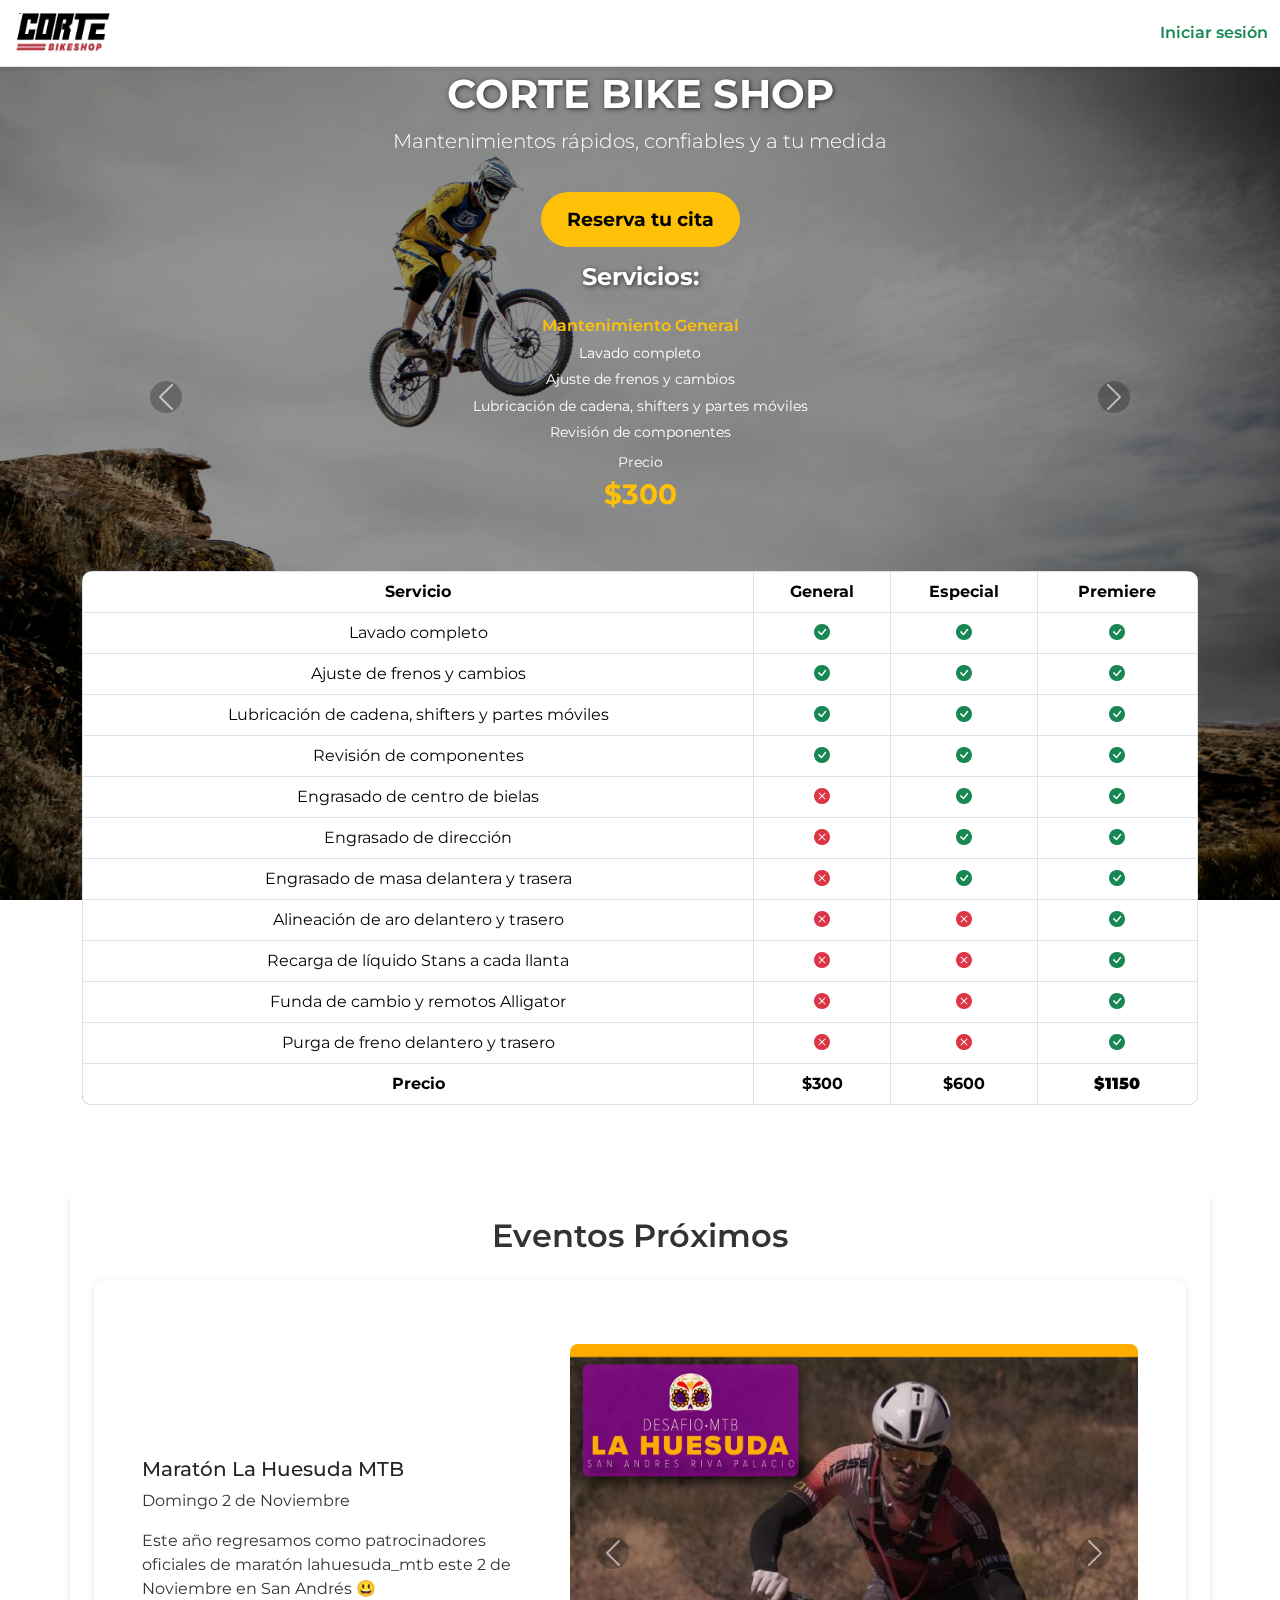
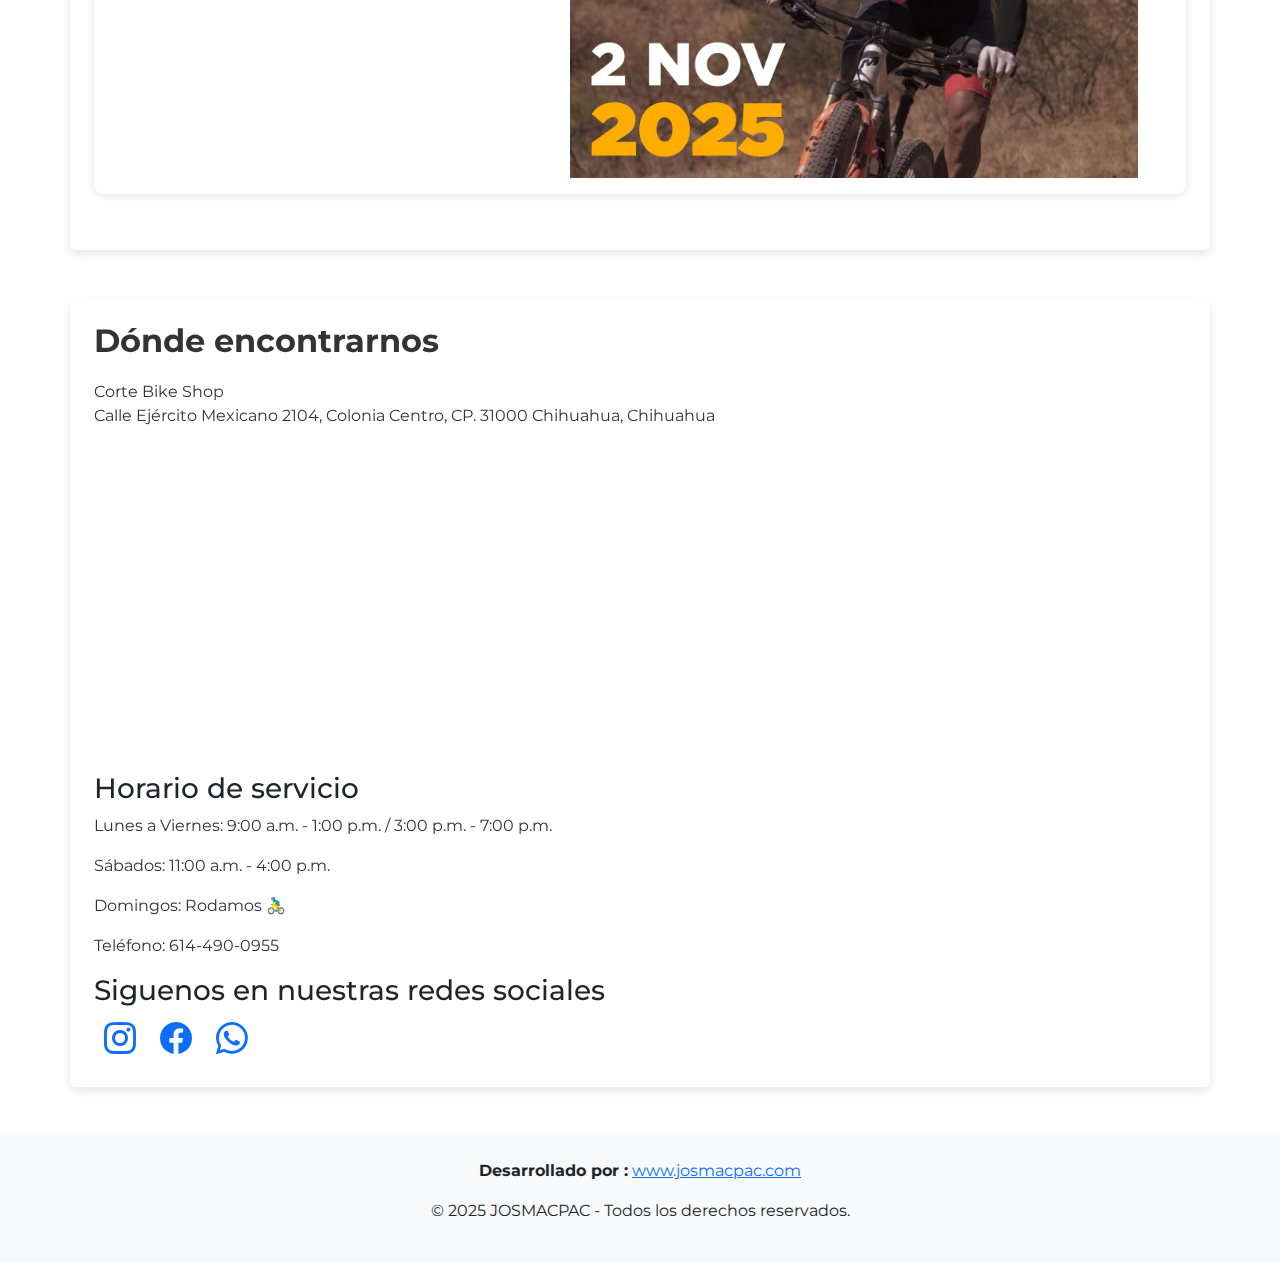
<file: index.html>
<!DOCTYPE html>
<html lang="es">
<head>
  <meta charset="UTF-8">
  <meta name="viewport" content="width=device-width, initial-scale=1.0">
  <title>Corte Bike Shop</title>
  <link href="https://cdn.jsdelivr.net/npm/bootstrap@5.3.0/dist/css/bootstrap.min.css" rel="stylesheet">
  <link href="https://fonts.googleapis.com/css2?family=Montserrat:wght@400;600;800&display=swap" rel="stylesheet">
  <link rel="stylesheet" href="https://cdn.jsdelivr.net/npm/bootstrap-icons@1.10.5/font/bootstrap-icons.css">
  <link rel="stylesheet" href="styles.css">
  <script src="scripts/conf.js"></script>
  <script src="scripts/globales.js"></script>

</head>
<body>

<!-- Navbar -->
<nav class="navbar navbar-light bg-white fixed-top shadow-sm border-bottom">
  <div class="container-fluid d-flex justify-content-between align-items-center">
    <!-- Logo -->
    <a class="navbar-brand d-flex align-items-center" href="#">
      <img src="assets/Picture.png" alt="Logo" width="100" height="40" class="me-2">
    </a>

    <!-- Botón Iniciar Sesión (simple, estilo link) -->
    <a class="nav-link text-success fw-semibold"
       href="#"
       data-bs-toggle="modal"
       data-bs-target="#loginModal">
      Iniciar sesión
    </a>
  </div>
</nav>



<!-- Fondo -->
<div class="bg-parallax"></div>
<div class="overlay"></div>

<!-- Hero -->
<section class="hero text-center text-white d-flex align-items-center justify-content-center">
    <div class="container">
      <h1 class="display-4 fw-bold">Corte Bike Shop</h1>
      <p class="lead">Mantenimientos rápidos, confiables y a tu medida</p>
      <!-- Botón reserva -->
      <button class="btn btn-warning btn-lg fw-bold" data-bs-toggle="modal" data-bs-target="#loginModal">
        Reserva tu cita
      </button>
           <!-- Carousel para móvil -->
<div class="">
  <div id="mobileServiceCarousel" class="carousel slide" data-bs-ride="carousel">
    <div class="carousel-inner">
      <!-- Card 1 -->
      <h2 class="fw-bold">Servicios:</h2>
      <div class="carousel-item active">
        <div class="mobile-service-card p-3 rounded mx-2">
          <h6 class="text-warning">Mantenimiento General</h6>
          <ul>
            <li>Lavado completo</li>
            <li>Ajuste de frenos y cambios</li>
            <li>Lubricación de cadena, shifters y partes móviles</li>
            <li>Revisión de componentes</li>
          </ul>
          <div class="text-center">
  <p class="text-light mb-0" style="font-size: 0.9rem;">Precio</p>
  <p class="fs-3 fw-bold text-warning mb-0">$300</p>
</div>

        </div>
      </div>
      <!-- Card 2 -->
      <div class="carousel-item">
        <div class="mobile-service-card p-3 rounded mx-2">
          <h6 class="text-warning">Especial</h6>
          <ul>
            <li>Mantenimiento General</li>
            <li>+</li>
            <li>Engrasado de centro de bielas</li>
            <li>Engrasado de dirección</li>
            <li>Engrasado de masas</li>

          </ul>
          <div class="text-center">
  <p class="text-light mb-0" style="font-size: 0.9rem;">Precio</p>
  <p class="fs-3 fw-bold text-warning mb-0">$600</p>
</div>


        </div>
      </div>
      <!-- Card 3 -->
      <div class="carousel-item">
        <div class="mobile-service-card p-3 rounded mx-2">
          <h6 class="text-warning">Premiere</h6>
          <ul>
            <li>Servicio Especial</li>
            <li>+</li>
            <li>Alineación de aros</li>
            <li>Recarga de líquido Stans</li>
            <li>Funda de cambio y remotos Alligator</li>
            <li>Purga de freno delantero y trasero</li>
          </ul>
          <div class="text-center">
  <p class="text-light mb-0" style="font-size: 0.9rem;">Precio</p>
  <p class="fs-3 fw-bold text-warning mb-0">$1150</p>
</div>

        </div>
      </div>
      <!-- Más cards según tus servicios -->
    </div>
    <!-- Controles del carousel -->
    <button class="carousel-control-prev" type="button" data-bs-target="#mobileServiceCarousel" data-bs-slide="prev">
      <span class="carousel-control-prev-icon"></span>
    </button>
    <button class="carousel-control-next" type="button" data-bs-target="#mobileServiceCarousel" data-bs-slide="next">
      <span class="carousel-control-next-icon"></span>
    </button>
  </div>
</div>

      <!-- Tabla comparativa -->
      <div class="table-responsive my-4 d-none d-md-block">
        <table class="table table-bordered text-white align-middle">
          <thead>
            <tr>
              <th>Servicio</th>
              <th>General</th>
              <th>Especial</th>
              <th class="table-premiere">Premiere</th>
            </tr>
          </thead>
          <tbody>
            <tr>
              <td>Lavado completo</td>
              <td><i class="bi bi-check-circle-fill text-success"></i></td>
              <td><i class="bi bi-check-circle-fill text-success"></i></td>
              <td><i class="bi bi-check-circle-fill text-success"></i></td>
            </tr>
            <tr>
              <td>Ajuste de frenos y cambios</td>
              <td><i class="bi bi-check-circle-fill text-success"></i></td>
              <td><i class="bi bi-check-circle-fill text-success"></i></td>
              <td><i class="bi bi-check-circle-fill text-success"></i></td>
            </tr>
            <tr>
              <td>Lubricación de cadena, shifters y partes móviles</td>
              <td><i class="bi bi-check-circle-fill text-success"></i></td>
              <td><i class="bi bi-check-circle-fill text-success"></i></td>
              <td><i class="bi bi-check-circle-fill text-success"></i></td>
            </tr>
            <tr>
              <td>Revisión de componentes</td>
              <td><i class="bi bi-check-circle-fill text-success"></i></td>
              <td><i class="bi bi-check-circle-fill text-success"></i></td>
              <td><i class="bi bi-check-circle-fill text-success"></i></td>
            </tr>
            <tr>
              <td>Engrasado de centro de bielas</td>
              <td><i class="bi bi-x-circle-fill text-danger"></i></td>
              <td><i class="bi bi-check-circle-fill text-success"></i></td>
              <td><i class="bi bi-check-circle-fill text-success"></i></td>
            </tr>
              <tr>
              <td>Engrasado de dirección</td>
              <td><i class="bi bi-x-circle-fill text-danger"></i></td>
              <td><i class="bi bi-check-circle-fill text-success"></i></td>
              <td><i class="bi bi-check-circle-fill text-success"></i></td>
            </tr>
              <tr>
              <td>Engrasado de masa delantera y trasera</td>
              <td><i class="bi bi-x-circle-fill text-danger"></i></td>
              <td><i class="bi bi-check-circle-fill text-success"></i></td>
              <td><i class="bi bi-check-circle-fill text-success"></i></td>
            </tr>
              <tr>
              <td>Alineación de aro delantero y trasero</td>
              <td><i class="bi bi-x-circle-fill text-danger"></i></td>
              <td><i class="bi bi-x-circle-fill text-danger"></i></td>
              <td><i class="bi bi-check-circle-fill text-success"></i></td>
            </tr>
            <tr>
              <td>Recarga de líquido Stans a cada llanta</td>
              <td><i class="bi bi-x-circle-fill text-danger"></i></td>
              <td><i class="bi bi-x-circle-fill text-danger"></i></td>
              <td><i class="bi bi-check-circle-fill text-success"></i></td>
            </tr>
            <tr>
              <td>Funda de cambio y remotos Alligator</td>
              <td><i class="bi bi-x-circle-fill text-danger"></i></td>
              <td><i class="bi bi-x-circle-fill text-danger"></i></td>
              <td><i class="bi bi-check-circle-fill text-success"></i></td>
            </tr>
            <tr>
              <td>Purga de freno delantero y trasero</td>
              <td><i class="bi bi-x-circle-fill text-danger"></i></td>
              <td><i class="bi bi-x-circle-fill text-danger"></i></td>
              <td><i class="bi bi-check-circle-fill text-success"></i></td>
            </tr>
            <tr>
              <td><strong>Precio</strong></td>
              <td><strong>$300</strong></td>
              <td><strong>$600</strong></td>
              <td class="table-premiere"><strong>$1150</strong></td>
            </tr>
          </tbody>
        </table>
      </div>

    </div>
  </section>
<!-- Modal de Login -->
  <div class="modal fade" id="loginModal" tabindex="-1" aria-hidden="true">
    <div class="modal-dialog">
      <div class="modal-content text-start">
        <div class="modal-header">
          <h5 class="modal-title">Iniciar Sesión</h5>
          <button type="button" class="btn-close" data-bs-dismiss="modal"></button>
        </div>
        <div class="modal-body">
          <form id="login-form">
            <div class="mb-3">
              <label for="emailLogin" class="form-label">Correo</label>
              <input type="email" class="form-control" id="emailLogin" placeholder="Ingresa tu correo" required>
            </div>
            <div class="mb-3">
              <label for="passwordLogin" class="form-label">Contraseña</label>
             <input type="password" class="form-control" id="passwordLogin" placeholder="Ingresa tu contraseña" required>
            </div>
           <button type="submit" class="btn btn-primary w-100">Entrar</button>
           <p class="mt-2 text-center">Aún no estás registrado? 
              <a href="#" data-bs-toggle="modal" data-bs-target="#registerModal">Registro</a>
            </p>
          </form>
          <div id="mensajeLogin" class="mt-3 text-center text-danger"></div>
        </div>
      </div>
    </div>
  </div>


<!-- Sección Eventos -->
<section id="eventos" class="container my-5 p-4 rounded">
  <h2 class="mb-4">Eventos Próximos</h2>
  <div class="event-slide">

    <!-- Evento 1 -->
    <div class="event-card d-flex flex-wrap align-items-center">
      <!-- Descripción a la izquierda -->
      <div class="event-info col-md-5">
        <h5>Maratón La Huesuda MTB</h5>
        <p>Domingo 2 de Noviembre</p>
        <p>Este año regresamos como patrocinadores oficiales de maratón lahuesuda_mtb este 2 de Noviembre en San Andrés 😃</p>
      </div>

      <!-- Carousel a la derecha -->
      <div class="event-carousel col-md-7">
        <div id="carouselHuesuda" class="carousel slide" data-bs-ride="carousel">
          <div class="carousel-inner">
            <div class="carousel-item active">
              <img src="assets/huesuda1.jpg" class="d-block w-100 event-img" alt="Huesuda MTB 1">
            </div>
            <div class="carousel-item">
              <img src="assets/huesuda2.jpg" class="d-block w-100 event-img" alt="Huesuda MTB 2">
            </div>
          </div>
          <!-- Controles -->
          <button class="carousel-control-prev" type="button" data-bs-target="#carouselHuesuda" data-bs-slide="prev">
            <span class="carousel-control-prev-icon"></span>
          </button>
          <button class="carousel-control-next" type="button" data-bs-target="#carouselHuesuda" data-bs-slide="next">
            <span class="carousel-control-next-icon"></span>
          </button>
        </div>
      </div>
    </div>

  </div>
</section>







<!-- Sección Domicilio y Ubicación -->
<section id="ubicacion" class="container my-5 p-4 rounded">
  <h2>Dónde encontrarnos</h2>
  <p>
    Corte Bike Shop<br>
    Calle Ejército Mexicano 2104, Colonia Centro, CP. 31000 Chihuahua, Chihuahua
  </p>

  <div id="mapa" class="rounded mb-4">
    <iframe 
      src="https://www.google.com/maps/embed?pb=!1m18!1m12!1m3!1d3501.5374029493114!2d-106.07668002536558!3d28.64362348357856!2m3!1f0!2f0!3f0!3m2!1i1024!2i768!4f13.1!3m3!1m2!1s0x86ea435bd792514d%3A0xc633eeae52638c47!2sCorte%20Bike%20Shop!5e0!3m2!1ses-419!2smx!4v1756794969256!5m2!1ses-419!2smx" 
      width="100%" 
      height="350" 
      style="border:0;" 
      allowfullscreen="" 
      loading="lazy" 
      referrerpolicy="no-referrer-when-downgrade">
    </iframe>
  </div>

  <div class="horarios-contacto">
    <h3>Horario de servicio</h3>
    <p>Lunes a Viernes: <span>9:00 a.m. - 1:00 p.m. / 3:00 p.m. - 7:00 p.m.</span></p>
    <p>Sábados: <span>11:00 a.m. - 4:00 p.m.</span></p>
    <p>Domingos: <span>Rodamos 🚴‍♂️</span></p>

    <p>Teléfono: <span>614-490-0955</span></p>

    <div class="redes-icons mt-3">
      <h3>Siguenos en nuestras redes sociales</h3>
      <a href="https://instagram.com/cortebikeshopcuu" target="_blank"><i class="bi bi-instagram"></i></a>
      <a href="https://facebook.com/CorteBikeShop/" target="_blank"><i class="bi bi-facebook"></i></a>
      <a href="https://wa.me/526144900955" target="_blank"><i class="bi bi-whatsapp"></i></a>
    </div>
  </div>
</section>



<!-- Footer -->
<footer class="text-center mt-5 p-4 bg-light">
    <p><strong>Desarrollado por :</strong> 
        <a href="https://josmacpac.netlify.app/" target="_blank">www.josmacpac.com</a>
    </p>
    <p>&copy; <span id="year"></span>2025 JOSMACPAC - Todos los derechos reservados.</p>
</footer>

<!-- Modal Registro -->
<div class="modal fade" id="registerModal" tabindex="-1" aria-labelledby="registerModalLabel" aria-hidden="true">
  <div class="modal-dialog modal-dialog-centered">
    <div class="modal-content">
      <div class="modal-header">
        <h5 class="modal-title" id="registerModalLabel">Registro de Usuario</h5>
        <button type="button" class="btn-close" data-bs-dismiss="modal" aria-label="Cerrar"></button>
      </div>
      <div class="modal-body">
        <form id="registro-form">
  <div class="mb-2">
    <label for="nombreRegister" class="form-label">Nombre completo</label>
    <input type="text" class="form-control" id="nombreRegister" name="nombre" 
           required pattern="[A-Za-zÁÉÍÓÚáéíóúÑñ\s]{3,50}" 
           title="Solo letras y espacios (mínimo 3, máximo 50 caracteres)">
  </div>

  <div class="mb-2">
  <label for="emailRegister" class="form-label">Correo electrónico</label>
  <input type="email" class="form-control" id="emailRegister" name="email"
         required
         pattern="[A-Za-z0-9._%+-]+@[A-Za-z0-9.-]+\.[A-Za-z]{2,}$"
         title="Ingresa un correo válido. Solo letras, números, y los símbolos . _ % + - @">
</div>


  <div class="mb-2">
    <label for="passwordRegister" class="form-label">Contraseña</label>
    <input type="password" class="form-control" id="passwordRegister" name="contrasena" 
           required pattern=".{6,}" 
           title="La contraseña debe tener al menos 6 caracteres">
  </div>

  <div class="mb-2">
    <label for="passwordRegisterConf" class="form-label">Confirmar contraseña</label>
    <input type="password" class="form-control" id="passwordRegisterConf" name="contrasena_conf" required>
  </div>

  <div class="mb-2">
    <label for="telefonoRegister" class="form-label">Teléfono</label>
    <input type="text" class="form-control" id="telefonoRegister" name="telefono" 
           required pattern="[0-9]{10}" 
           title="El teléfono debe contener 10 dígitos numéricos">
  </div>

  <div class="mb-2">
    <label for="domicilioRegister" class="form-label">Domicilio</label>
    <input type="text" class="form-control" id="domicilioRegister" name="domicilio" 
           required pattern="[A-Za-z0-9ÁÉÍÓÚáéíóúÑñ\s\.,#-]{5,100}" 
           title="Solo letras, números y algunos símbolos (. , # -). Entre 5 y 100 caracteres.">
  </div>

  <button type="submit" class="btn btn-primary w-100">Registrar</button>
</form>

        <div id="mensajeRegistro" class="mt-2 text-center text-danger"></div>
      </div>
    </div>
  </div>
</div>

<!-- Spinner global -->
<div id="spinner" 
     class="d-none position-fixed top-0 start-0 w-100 h-100 d-flex justify-content-center align-items-center bg-dark bg-opacity-50" 
     style="z-index: 2000;">
  <div class="spinner-border text-light" role="status" style="width: 4rem; height: 4rem;">
    <span class="visually-hidden">Cargando...</span>
  </div>
</div>



<script src="https://cdn.jsdelivr.net/npm/bootstrap@5.3.0/dist/js/bootstrap.bundle.min.js"></script>
<script>
 
</script>
  <script src="scripts/index.js"></script>

</body>
</html>
</file>
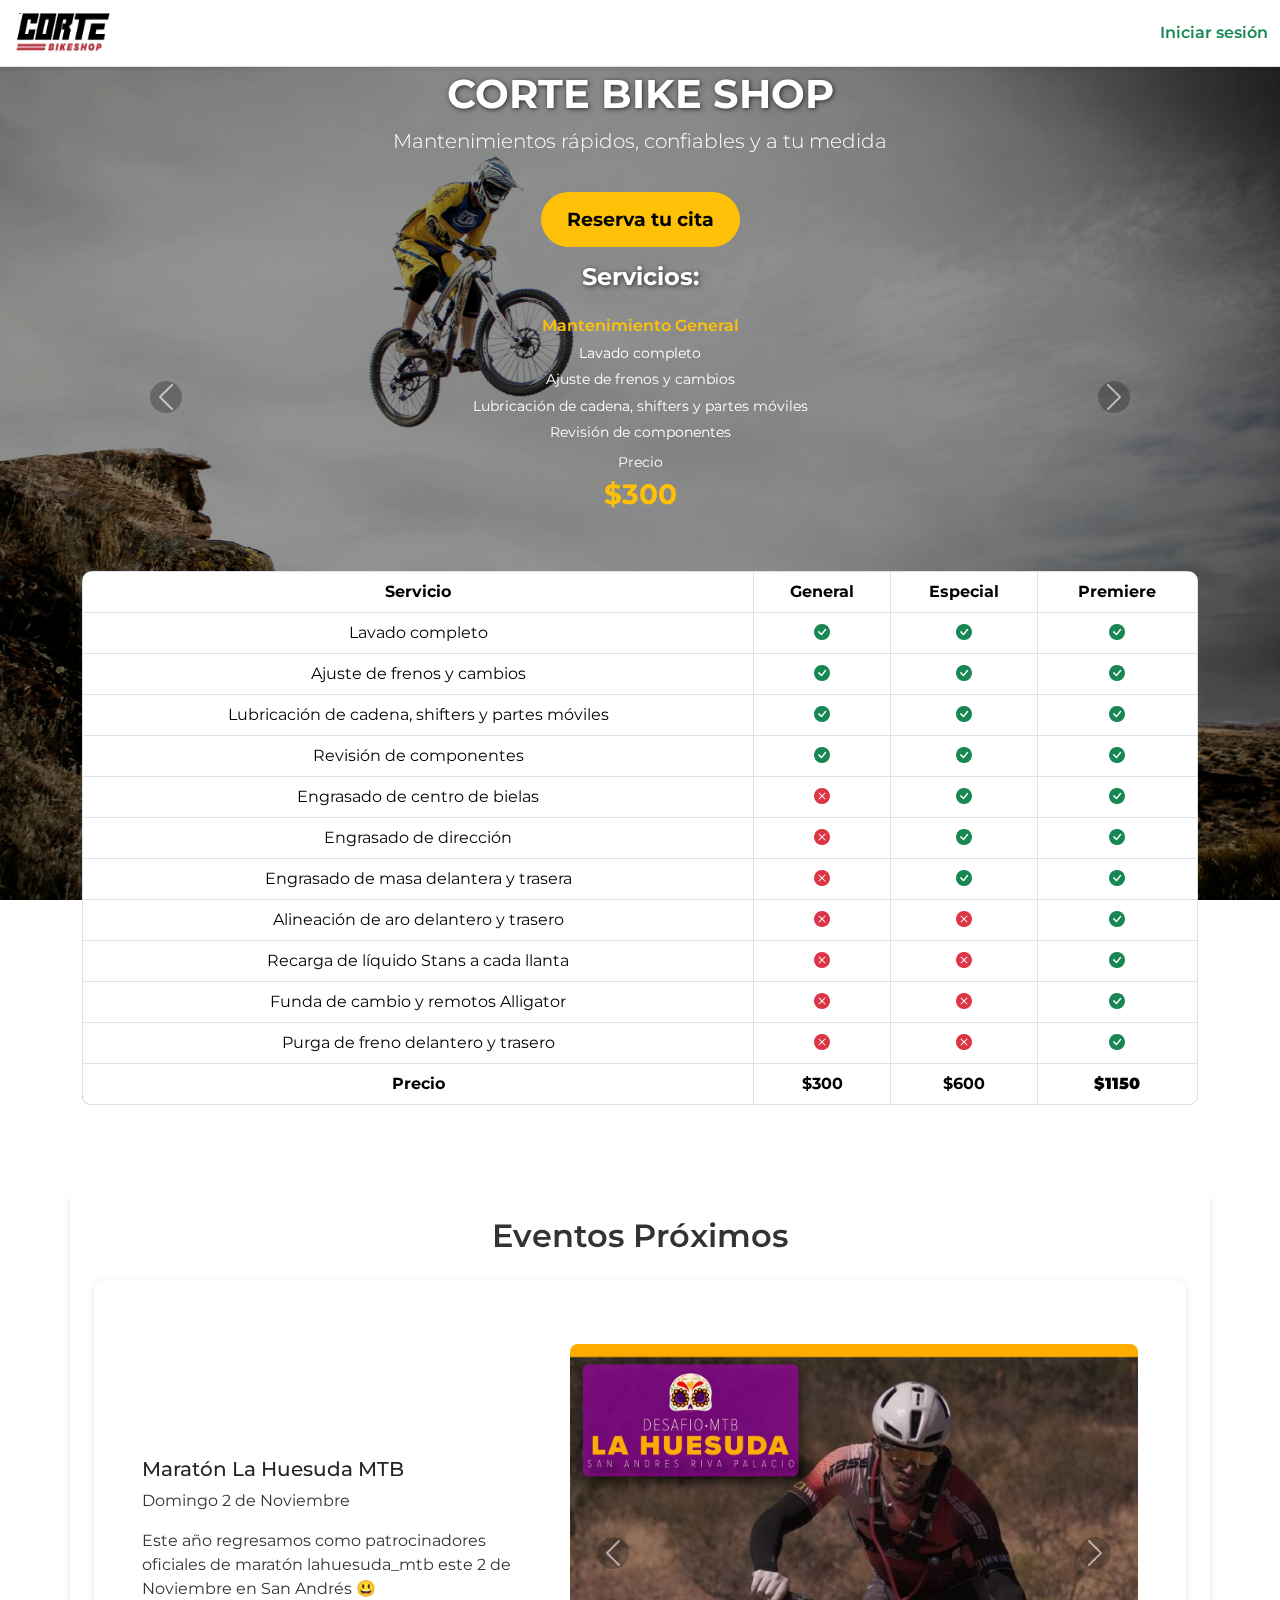
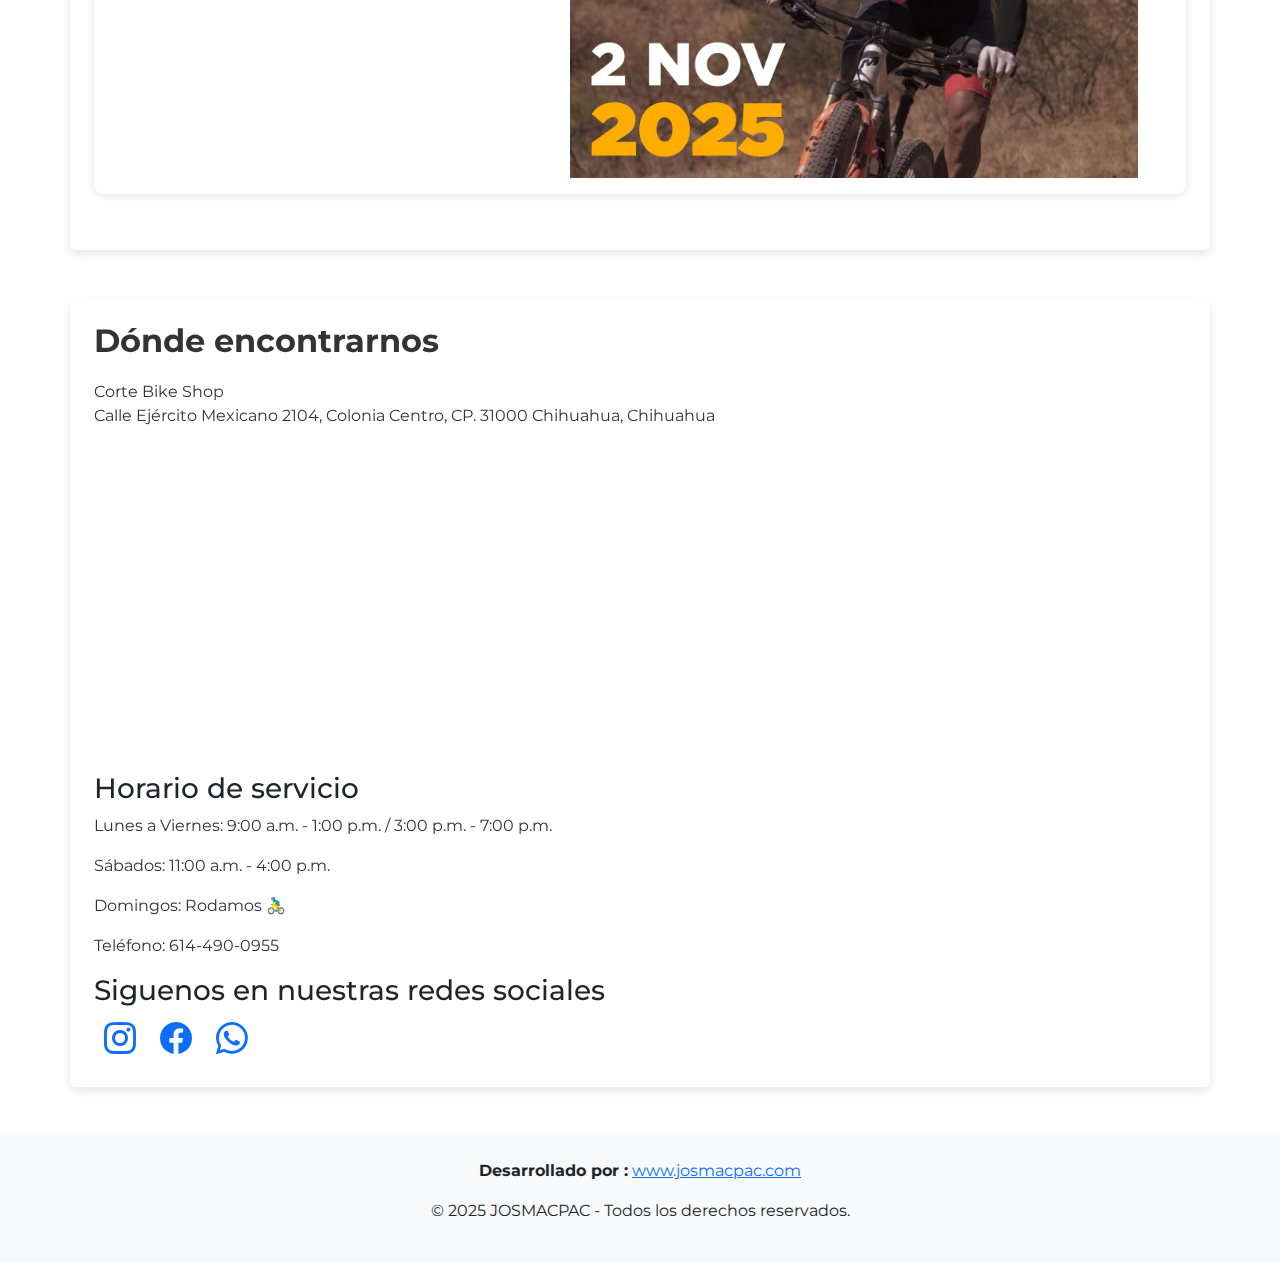
<file: bicis_cliente.html>
<!DOCTYPE html>
<html lang="es">
<head>
  <meta charset="UTF-8">
  <title>Mis Bicis - Corte Bike Shop</title>
  <meta name="viewport" content="width=device-width, initial-scale=1">
  <link 
    href="https://cdn.jsdelivr.net/npm/bootstrap@5.3.0/dist/css/bootstrap.min.css" 
    rel="stylesheet"
  >
  <link href="https://fonts.googleapis.com/css2?family=Montserrat:wght@400;600;800&display=swap" rel="stylesheet">
  <link rel="stylesheet" href="styles.css">
</head>
<script src="scripts/conf.js"></script>
<script src="scripts/globales.js"></script>
<script src="scripts/auth.js"></script>
<body class="bg-light">

<script>
  // Verificar usuario logueado
  verificarAcceso(["cliente"]);

  const token = localStorage.getItem("token");
  if (!token) {
    alert("Debes iniciar sesión");
    window.location.href = '/';
  }

  function cerrar_sesion(){
    localStorage.removeItem("token");
    window.location.href = '/';
  }
</script>

<!-- Navbar -->
<nav class="navbar navbar-expand-lg navbar-light bg-white shadow-sm fixed-top">
  <div class="container-fluid">
    <a class="navbar-brand d-flex align-items-center" href="#">
      <img src="/assets/Picture.png" alt="Logo del taller" class="img-fluid me-2" style="max-height: 50px;">
      <span class="fw-bold text-secondary"></span>
    </a>

    <button class="navbar-toggler" type="button" data-bs-toggle="collapse" data-bs-target="#navbarNav">
      <span class="navbar-toggler-icon"></span>
    </button>

    <div class="collapse navbar-collapse justify-content-end" id="navbarNav">
      <ul class="navbar-nav mb-2 mb-lg-0">
        <li class="nav-item"><a class="nav-link" href="citas.html">Citas</a></li>
        <li class="nav-item"><a class="nav-link active" href="bicis_cliente.html">Mis bicis</a></li>
        
        <li class="nav-item">
  <a class="nav-link text-danger" href="#" id="btnCerrarSesion">Cerrar sesión</a>
</li>

      </ul>
    </div>
  </div>
</nav>

<!-- Contenido Principal -->
<div class="container my-5">
  <div class="row g-4">
    <!-- Columna única -->
    <div class="col-12">
<!-- Botón Regresar alineado a la derecha -->
<div class="mt-3 d-flex justify-content-end">
  <a href="citas.html" class="btn btn-outline-secondary">
    ⬅ Regresar
  </a>
</div>
      <!-- Formulario Nueva Bici -->
      <div class="form-section shadow-sm">
        
        <h4 class="mb-3 fw-bold">Registrar Nueva Bici</h4>
        <form id="form-nueva-bici" class="row g-3">
          <div class="col-md-4"><input type="text" class="form-control" id="marca" placeholder="Marca" required></div>
          <div class="col-md-4"><input type="text" class="form-control" id="modelo" placeholder="Modelo" required></div>
          <div class="col-md-4"><select class="form-select text-muted" id="tipo" required>
    <option value="" selected disabled>Tipo de bici</option>
    <option value="Montaña">Montaña</option>
    <option value="Ruta">Ruta</option>
    <option value="Urbana">Urbana</option>
    <option value="BMX">BMX</option>
  </select></div>
          <div class="col-md-4"><select class="form-select text-muted" id="talla" required>
    <option value="" selected disabled>Talla</option>
    <option value="S">S</option>
    <option value="M">M</option>
    <option value="L">L</option>
    <option value="XL">XL</option>
  </select></div>
          <div class="col-md-4"><select class="form-select text-muted" id="rodada" required>
    <option value="" selected disabled>Rodada</option>
    <option value="20">20"</option>
    <option value="24">24"</option>
    <option value="26">26"</option>
    <option value="27.5">27.5"</option>
    <option value="29">29"</option>
  </select></div>
          <div class="col-md-4"><input type="text" class="form-control" id="color" placeholder="Color" required></div>
          <div class="col-md-6"><input type="text" class="form-control" id="noSerie" placeholder="No. Serie" required></div>
          <div class="col-md-6"><button type="submit" class="btn btn-primary w-100">Guardar Bici</button></div>
        </form>
      </div>



      <!-- Lista de Bicis -->
      <div class="card shadow-sm mt-4">
        <div class="card-header bg-warning text-white">Bicis Registradas</div>
        <div class="card-body">
          <div id="listaBicis" class="d-flex flex-column gap-3">
            
            <!-- Aquí se generan las cards -->
          </div>
        </div>
      </div>

    </div>

  </div>
</div>

<!-- Modal: Mantenimientos de la bici -->
<div class="modal fade" id="modalMantenimientos" tabindex="-1" aria-labelledby="modalMantenimientosLabel" aria-hidden="true">
  <div class="modal-dialog modal-lg"> <!-- modal-lg para hacerlo más ancho -->
    <div class="modal-content">
      <div class="modal-header">
        <h5 class="modal-title" id="modalMantenimientosLabel">Mantenimientos </h5>
        <button type="button" class="btn-close" data-bs-dismiss="modal" aria-label="Cerrar"></button>
      </div>
      <div class="modal-body">
        <p>Modelo bici</p>
        <table class="table table-striped">
          <thead>
            <tr>
              <th>Id</th>
              <th>Tipo de Servicio</th>
              <th>Fecha Servicio</th>
              <th>Estado</th>
              <th>Descripción</th>
            </tr>
          </thead>
          <tbody id="tablaMantenimientos">
            <!-- Aquí se insertarán las filas dinámicamente -->
          </tbody>
        </table>
      </div>
      <div class="modal-footer">
        <button type="button" class="btn btn-secondary" data-bs-dismiss="modal">Cerrar</button>
      </div>
    </div>
  </div>
</div>

<!-- Modal: Editar Bici -->
<div class="modal fade" id="modalEditarBici" tabindex="-1" aria-labelledby="modalEditarBiciLabel" aria-hidden="true">
  <div class="modal-dialog modal-lg">
    <div class="modal-content">
      <div class="modal-header">
        <h5 class="modal-title" id="modalEditarBiciLabel">Editar Bici</h5>
        <button type="button" class="btn-close" data-bs-dismiss="modal" aria-label="Cerrar"></button>
      </div>
      <div class="modal-body">
        <form id="formEditarBici">
          <input type="hidden" id="editarBiciId"> <!-- Para guardar el ID -->
          <div class="mb-3">
            <label for="editarMarca" class="form-label">Marca</label>
            <input type="text" class="form-control" id="editarMarca" required>
          </div>
          <div class="mb-3">
            <label for="editarModelo" class="form-label">Modelo</label>
            <input type="text" class="form-control" id="editarModelo" required>
          </div>
          <div class="mb-3">
            <label for="editarTipo" class="form-label">Tipo</label>
            <input type="text" class="form-control" id="editarTipo">
          </div>
          <div class="mb-3">
            <label for="editarTalla" class="form-label">Talla</label>
            <input type="text" class="form-control" id="editarTalla">
          </div>
          <div class="mb-3">
            <label for="editarRodada" class="form-label">Rodada</label>
            <input type="text" class="form-control" id="editarRodada">
          </div>
          <div class="mb-3">
            <label for="editarColor" class="form-label">Color</label>
            <input type="text" class="form-control" id="editarColor">
          </div>
          <div class="mb-3">
            <label for="editarSerie" class="form-label">No. de Serie</label>
            <input type="text" class="form-control" id="editarSerie">
          </div>
        </form>
      </div>
      <div class="modal-footer">
        <button type="button" class="btn btn-secondary" data-bs-dismiss="modal">Cancelar</button>
        <button type="button" class="btn btn-danger" data-bs-dismiss="modal">Eliminar</button>
        <button type="button" class="btn btn-primary" id="btnGuardarBici">Guardar cambios</button>
      </div>
    </div>
  </div>
</div>

<!-- Spinner global -->
<div id="spinner" 
     class="d-none position-fixed top-0 start-0 w-100 h-100 d-flex justify-content-center align-items-center bg-dark bg-opacity-50" 
     style="z-index: 2000;">
  <div class="spinner-border text-light" role="status" style="width: 4rem; height: 4rem;">
    <span class="visually-hidden">Cargando...</span>
  </div>
</div>

<!-- Bootstrap -->
<script src="https://cdn.jsdelivr.net/npm/bootstrap@5.3.0/dist/js/bootstrap.bundle.min.js"></script>
<script src="scripts/bicis.js"></script>
</body>
</html>
</file>
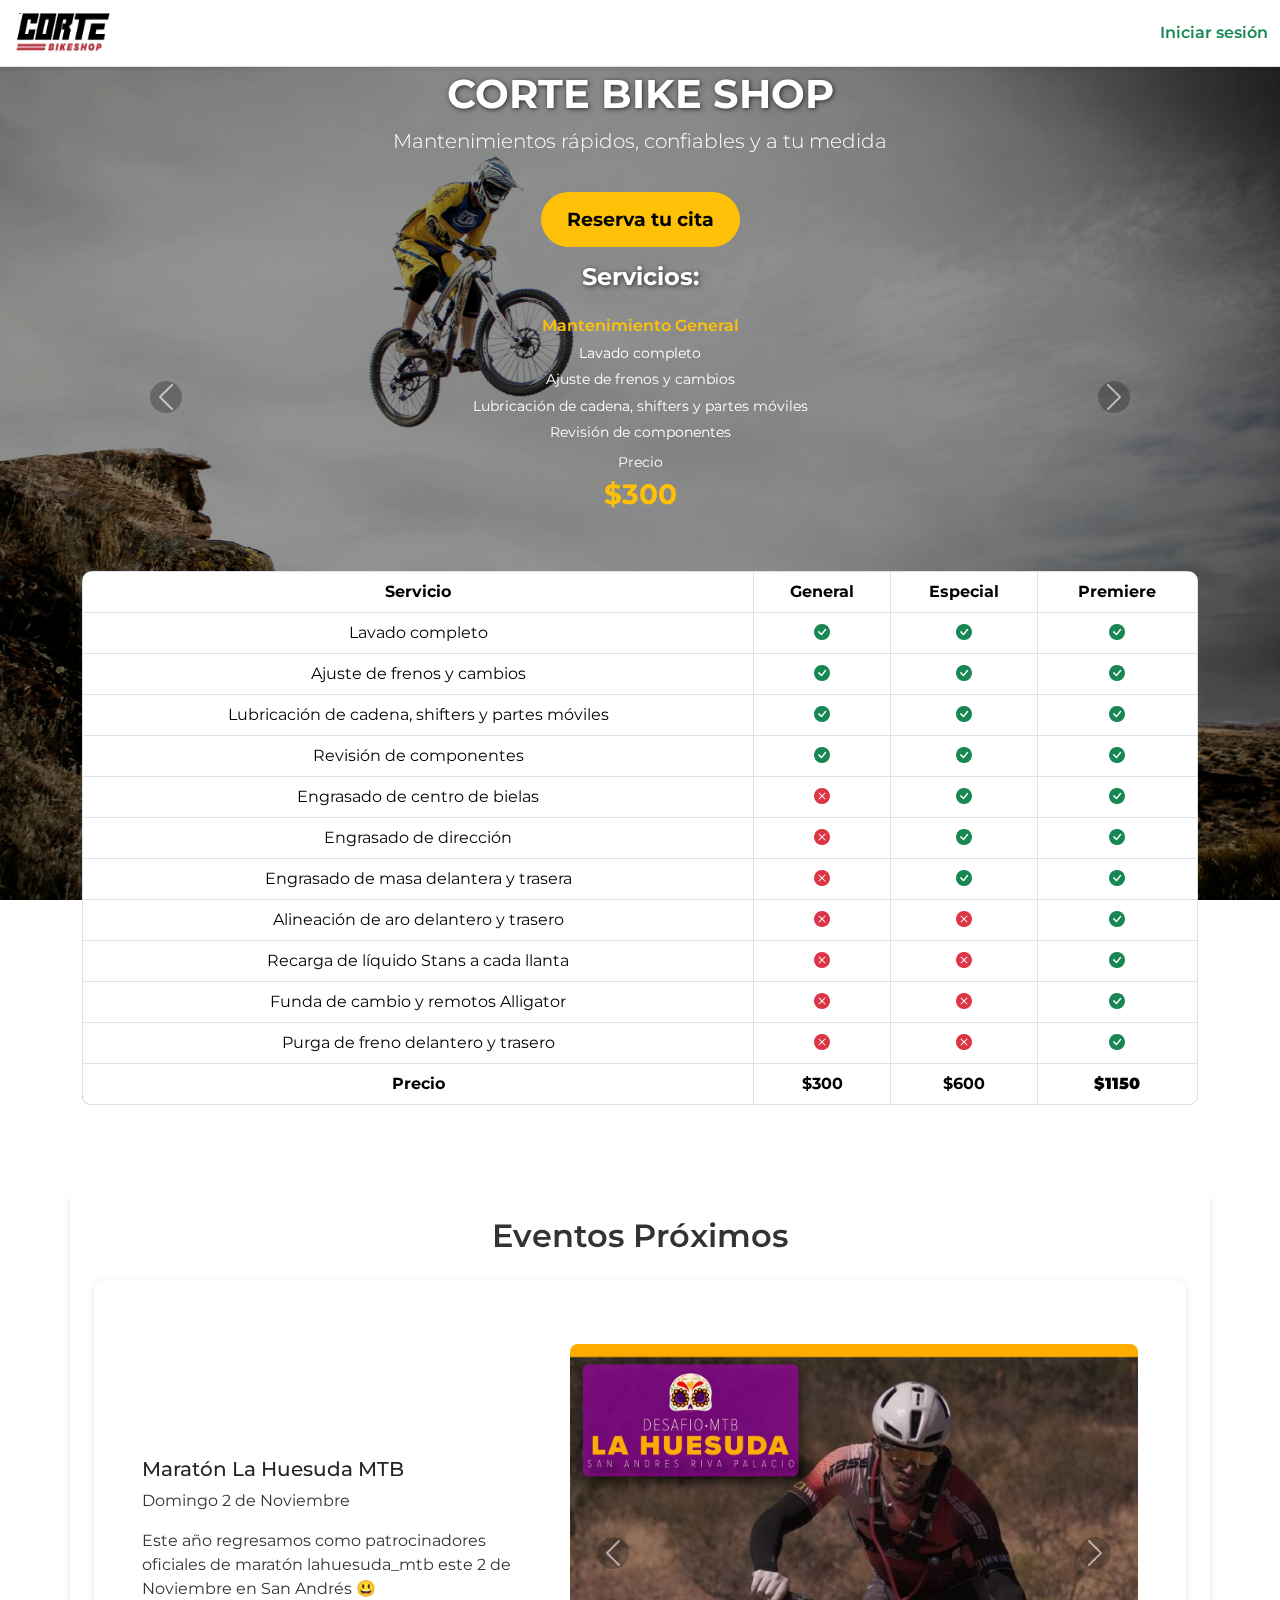
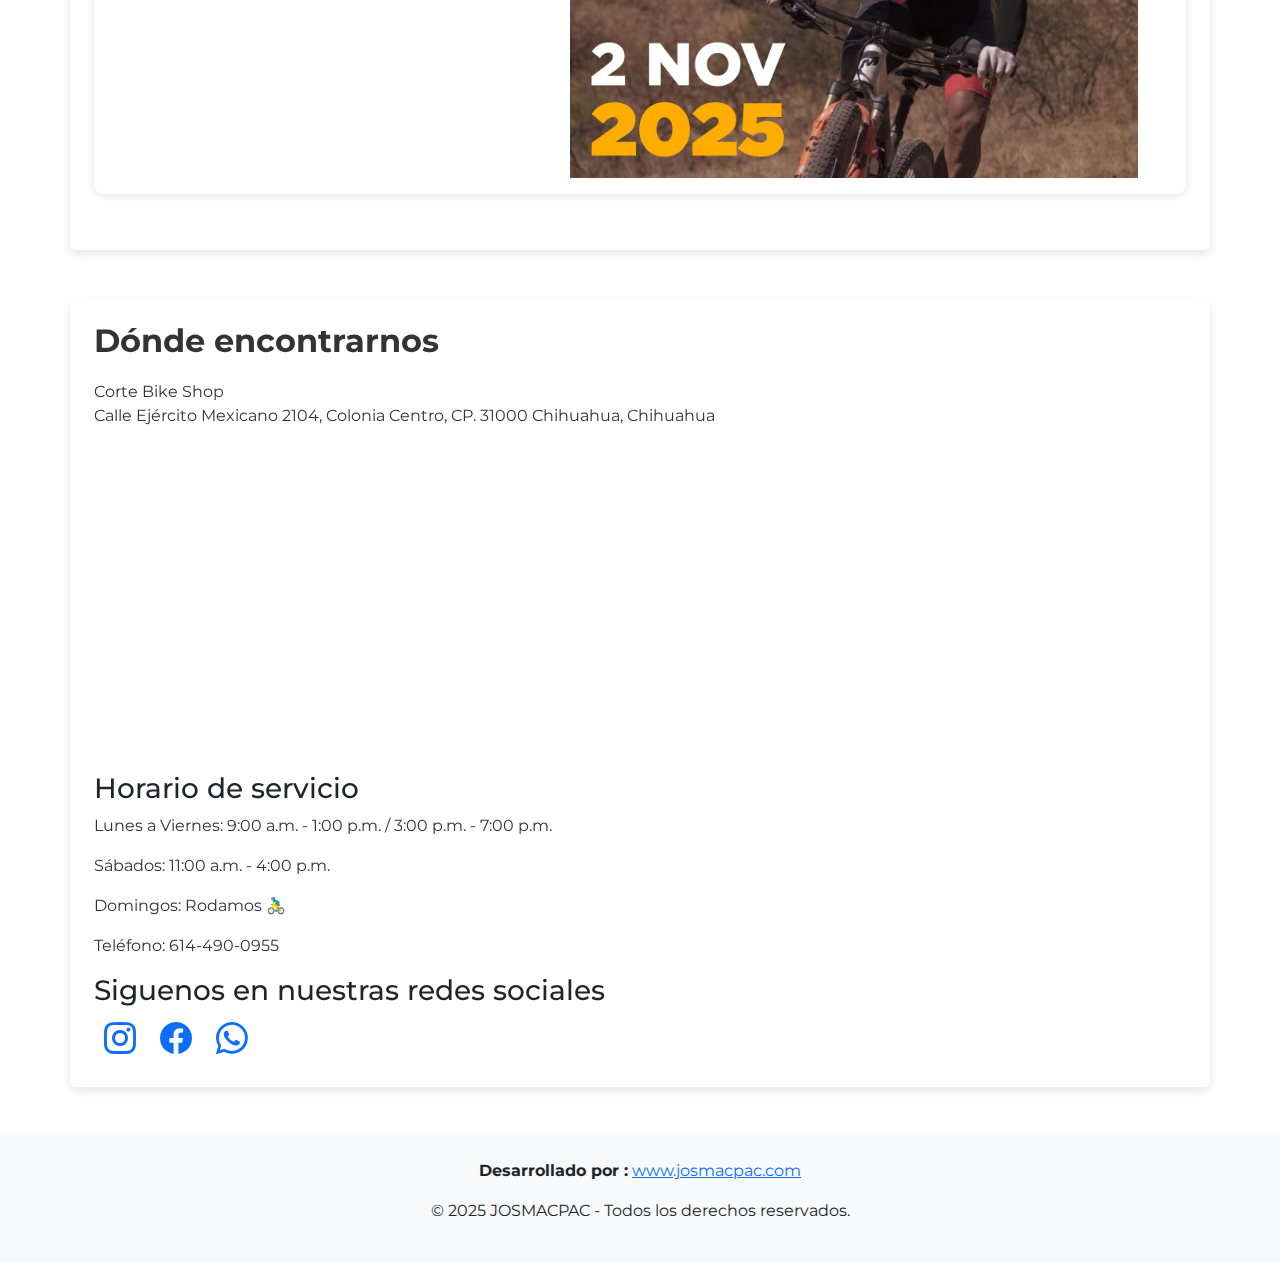
<file: blog.html>
<!DOCTYPE html>
<html lang="es">
<head>
  <meta charset="UTF-8">
  <title>Mis Bicis - Corte Bike Shop</title>
  <meta name="viewport" content="width=device-width, initial-scale=1">
  <link 
    href="https://cdn.jsdelivr.net/npm/bootstrap@5.3.0/dist/css/bootstrap.min.css" 
    rel="stylesheet"
  >
  <link href="https://fonts.googleapis.com/css2?family=Montserrat:wght@400;600;800&display=swap" rel="stylesheet">
      <link rel="stylesheet" href="styles.css">
</head>
<script src="scripts/conf.js"></script>
<script src="scripts/globales.js"></script>
<script src="scripts/auth.js"></script>
<body class="bg-light">

  <script>
    // Verificar usuario logueado
    verificarAcceso(["cliente"]);

    const token = localStorage.getItem("token");
    if (!token) {
      alert("Debes iniciar sesión");
      window.location.href = '/';
    }

    fetch(`${CONFIG.API_URL}/api/usuarios/perfil`, {
      method: "GET",
      headers: {
        'Authorization': 'Bearer ' + token,
        "Content-Type": "application/json"
      }
    })
    .then(res => {
      if (!res.ok) throw new Error("Token inválido o caducado");
      return res.json();
    })
    .then(usuario => {
      const nombreUsuario = usuario.nombre;
      //document.getElementById("bienvenida").innerText = `Hola, ${nombreUsuario}!`;
      //document.getElementById("usuario-nombre").textContent = nombreUsuario;
    });

    function cerrar_sesion(){
      localStorage.removeItem("token");
      window.location.href = '/';
    }
  </script>

  <!-- Navbar -->
  <nav class="navbar navbar-expand-lg navbar-light bg-white shadow-sm fixed-top">
    <div class="container-fluid">
      <a class="navbar-brand d-flex align-items-center" href="#">
        <img src="/assets/Picture.png" alt="Logo del taller" class="img-fluid me-2" style="max-height: 50px;">
        <span class="fw-bold text-secondary"></span>
      </a>

      <button class="navbar-toggler" type="button" data-bs-toggle="collapse" data-bs-target="#navbarNav">
        <span class="navbar-toggler-icon"></span>
      </button>

      <div class="collapse navbar-collapse justify-content-end" id="navbarNav">
        <ul class="navbar-nav mb-2 mb-lg-0">
          <li class="nav-item"><a class="nav-link" href="citas.html">Citas</a></li>
          <li class="nav-item"><a class="nav-link " href="bicis_cliente.html">Mis bicis</a></li>
          <li class="nav-item"><a class="nav-link active" href="blog.html">Blog</a></li>
          <li class="nav-item"><a class="nav-link" href="promo.html">Promociones</a></li>
          <li class="nav-item"><a class="nav-link text-danger" href="#" onclick="cerrar_sesion()">Cerrar sesión</a></li>
        </ul>
      </div>
    </div>
  </nav>

  <!-- Bienvenida -->
  <div class="container mt-5 text-center">
    <!-- <h2 id="bienvenida" class="text-primary">Cargando usuario...</h2>
    <p>Bienvenido, <span id="usuario-nombre">Invitado</span></p> -->
  </div>

  <!-- Contenido Principal -->
  <div class="container my-5">
    <div class="row g-4">

      <!-- Columna izquierda -->
      <div class="col-md-8">
        
        <h1>columna 1</h1>

       
      </div>

      <!-- Columna derecha (imagen bici) -->
      <div class="col-md-4">
        <div class="full-height d-flex align-items-center">
          <h1>columna 2</h1>
        </div>
      </div>

    </div>
  </div>

  <!-- Bootstrap -->
  <script src="https://cdn.jsdelivr.net/npm/bootstrap@5.3.0/dist/js/bootstrap.bundle.min.js"></script>
  <script src="scripts/bicis.js"></script>
</body>
</html>
</file>
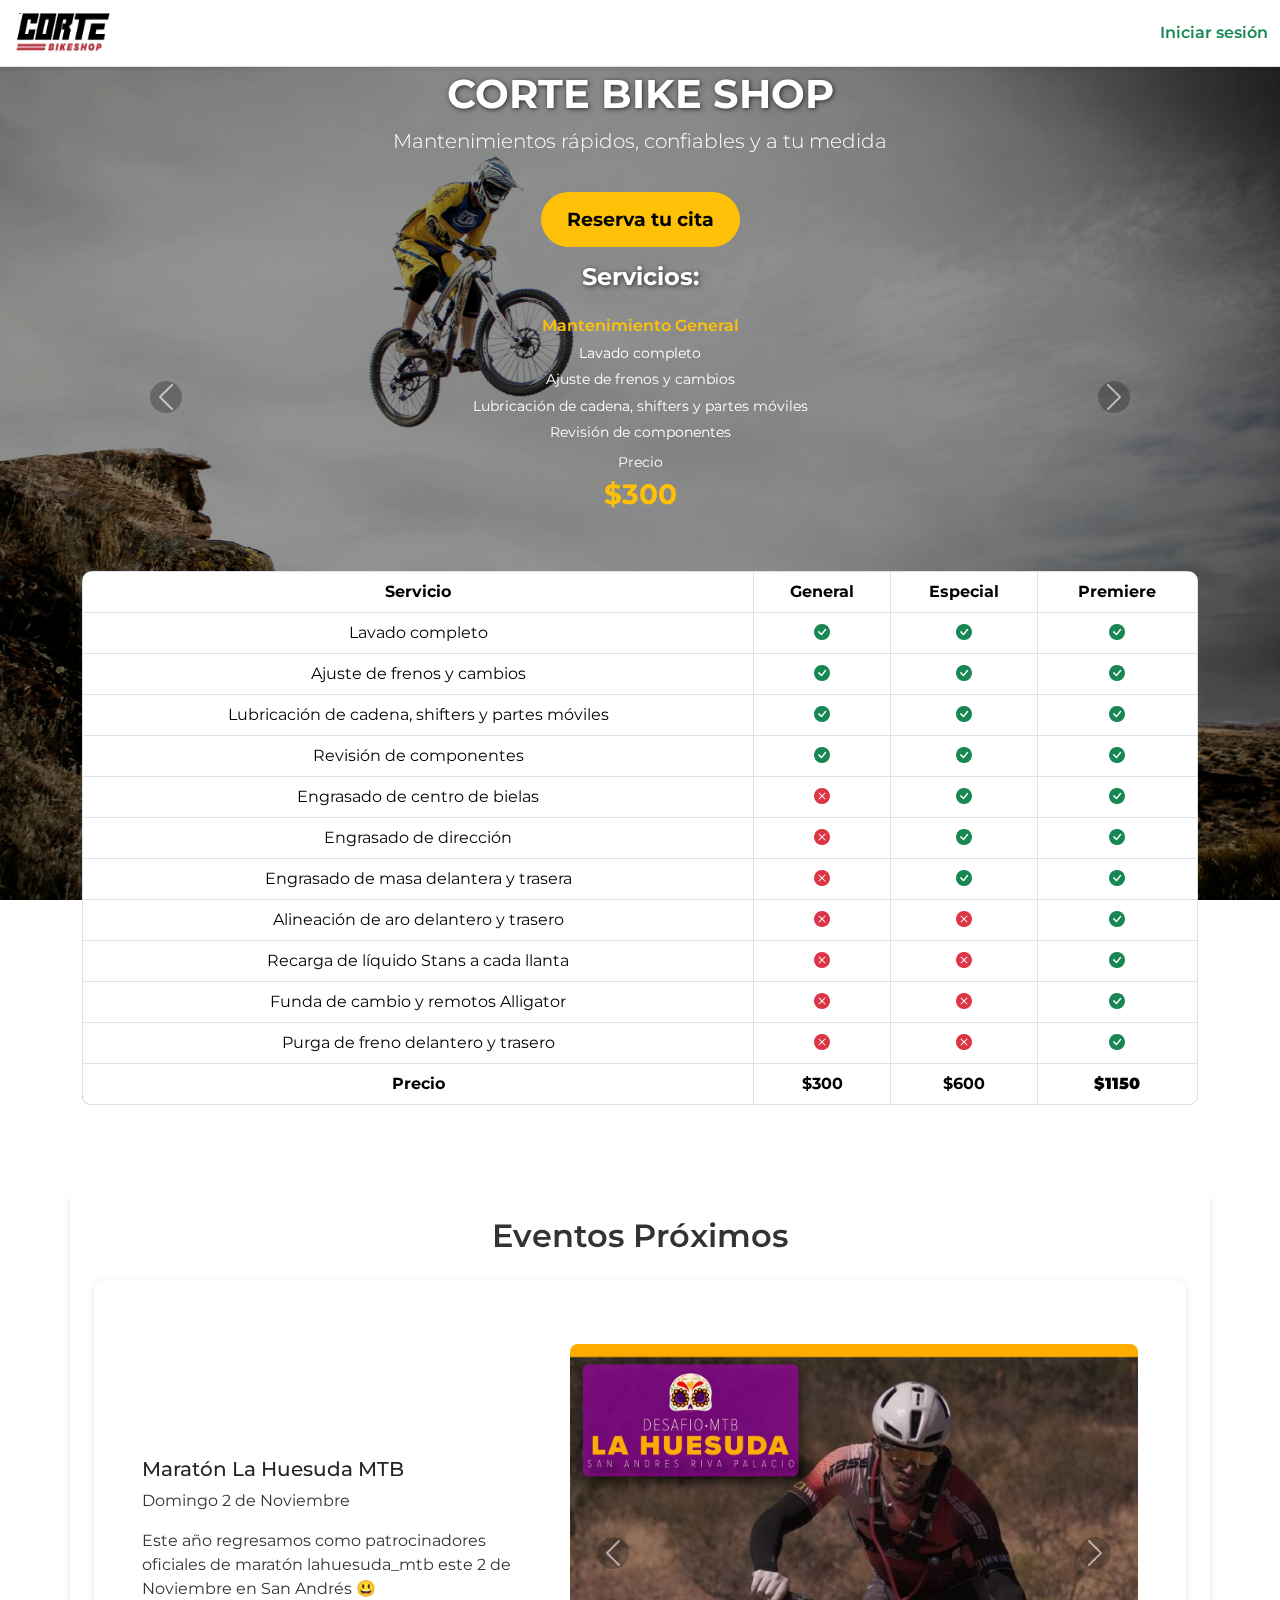
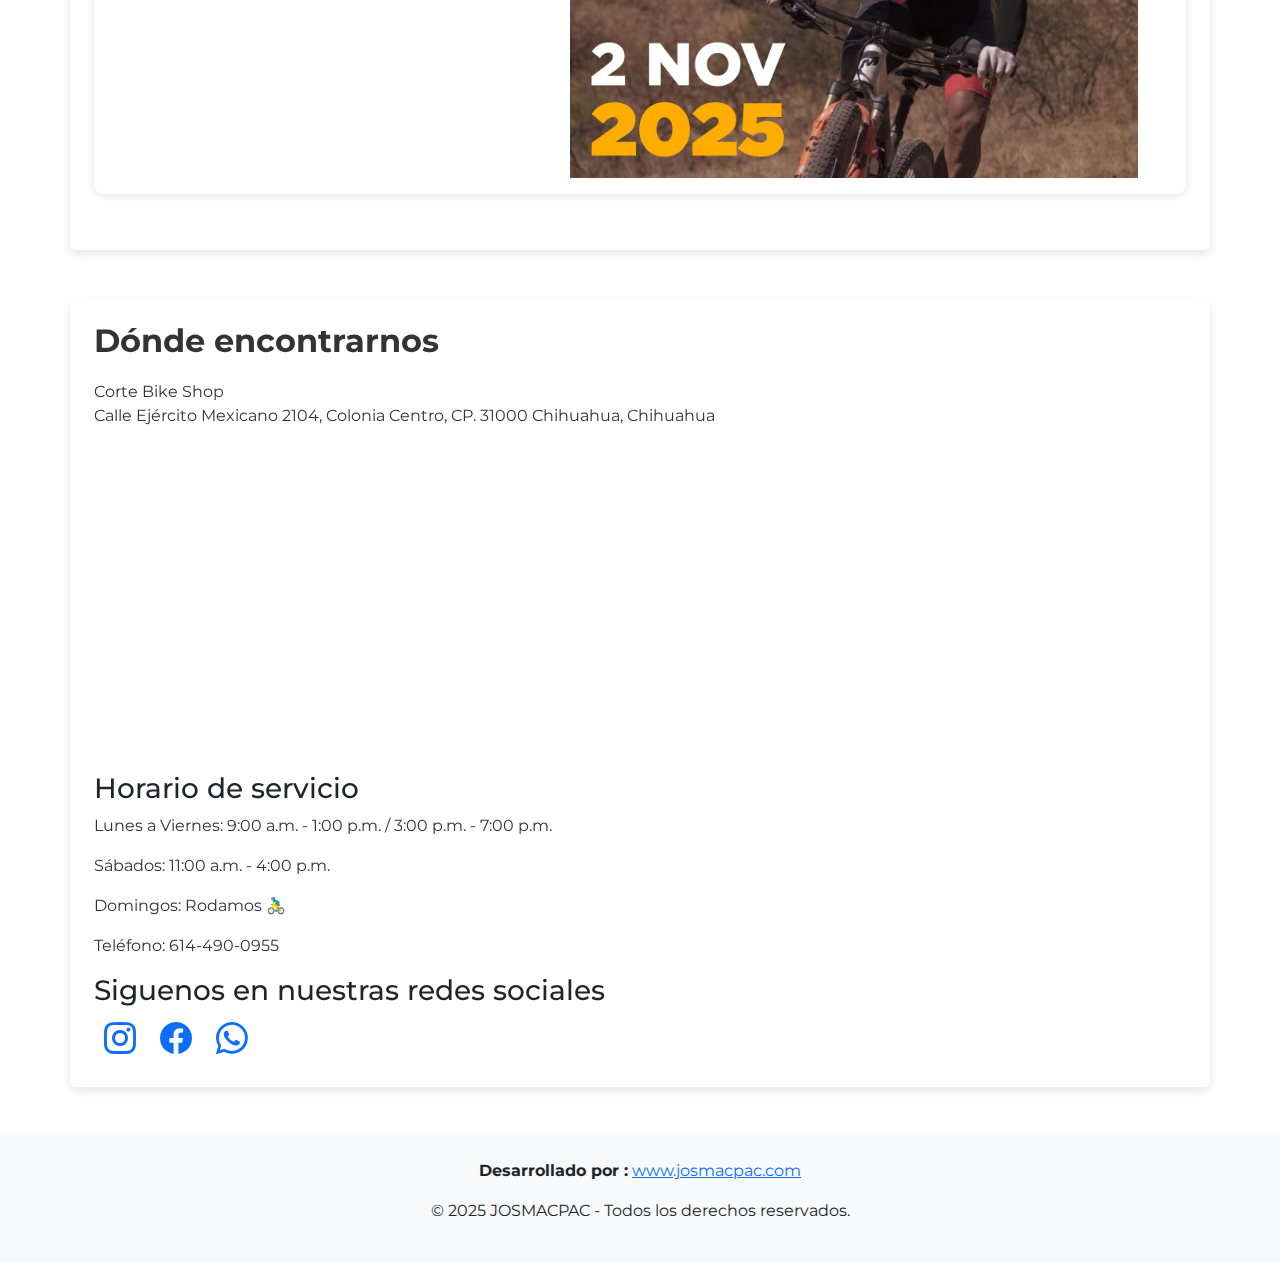
<file: citas.html>
<!DOCTYPE html>
<html lang="es">
<head>
  <meta charset="UTF-8">
  <title>Bienvenido - Corte Bike Shop</title>
  <meta name="viewport" content="width=device-width, initial-scale=1">
  <link 
    href="https://cdn.jsdelivr.net/npm/bootstrap@5.3.0/dist/css/bootstrap.min.css" 
    rel="stylesheet"
  >
  <link href="https://fonts.googleapis.com/css2?family=Montserrat:wght@400;600;800&display=swap" rel="stylesheet">
    <link rel="stylesheet" href="styles.css">
 
</head>
<script src="scripts/conf.js"></script>
<script src="scripts/globales.js"></script>
<script src="scripts/auth.js"></script>
<body class="bg-light">

  <script>
    // Verificar usuario logueado
    verificarAcceso(["cliente"]);

    const token = localStorage.getItem("token");
    if (!token) {
      alert("Debes iniciar sesión");
      window.location.href = '/';
    }

    fetch(`${CONFIG.API_URL}/api/usuarios/perfil`, {
      method: "GET",
      headers: {
        'Authorization': 'Bearer ' + token,
        "Content-Type": "application/json"
      }
    })
    .then(res => {
      if (!res.ok) throw new Error("Token inválido o caducado");
      return res.json();
    })
    .then(usuario => {
    
      const nombreUsuario = usuario.nombre;
      document.getElementById("bienvenida").innerText = `Hola, ${nombreUsuario}!`;
    
    });

 
  </script> 

  <!-- Navbar -->
  <nav class="navbar navbar-expand-lg navbar-light bg-white shadow-sm fixed-top">
    <div class="container-fluid">
      <a class="navbar-brand d-flex align-items-center" href="index.html">
        <img src="/assets/Picture.png" alt="Logo del taller" class="img-fluid me-2" style="max-height: 50px;">
        
      </a>

      <button class="navbar-toggler" type="button" data-bs-toggle="collapse" data-bs-target="#navbarNav">
        <span class="navbar-toggler-icon"></span>
      </button>

      <div class="collapse navbar-collapse justify-content-end" id="navbarNav">
        <ul class="navbar-nav mb-2 mb-lg-0">
          <li class="nav-item"><a class="nav-link" href="#">Citas</a></li>
          <li class="nav-item"><a class="nav-link" href="bicis_cliente.html">Mis bicis</a></li>
          
          <li class="nav-item">
  <a class="nav-link text-danger" href="#" id="btnCerrarSesion">Cerrar sesión</a>
</li>

        </ul>
      </div>
    </div>
  </nav>

  <!-- Bienvenida -->
  <div class="container mt-5 text-center">
    <h2 id="bienvenida" class="text-primary">Cargando usuario...</h2>
    <!-- <p>Bienvenido, <span id="usuario-nombre">Invitado</span></p> -->
  </div>

  <!-- Panel principal -->
  <div class="container my-5">
    <div class="d-flex justify-content-between align-items-center mb-4">
      <h2 class="fw-bold">Panel de Usuario</h2>
      <button id="btn-modal-cita" class="btn btn-primary" data-bs-toggle="modal" data-bs-target="#modalNuevaCita">Nueva Cita</button>
    </div>

    <div class="row g-4">
      <!-- Citas pendientes -->
      <div class="col-md-6">
        <div class="card shadow-sm h-100">
          <div class="card-header bg-warning text-white fw-semibold">Citas Pendientes</div>
          <div id="div-citas-pendientes" class="card-body">
            <p class="mb-3">Aquí aparecerán tus próximas citas agendadas.</p>
    <div class="table-responsive">
      <table class="table table-striped table-hover align-middle">
        <thead class="table-primary">
          <tr>
            <th>Folio</th>
            <th>Entrega Estimada</th>
            <th>Estado Cita</th>
            <th>Acciones</th>
          </tr>
        </thead>
        <tbody id="tablaCitas">
          <!-- Se insertarán filas dinámicamente -->
        </tbody>
      </table>
    </div>    



          </div>
        </div>
      </div>

      <!-- Historial -->
      <div class="col-md-6">
        <div class="card shadow-sm h-100">
          <div class="card-header bg-secondary text-white fw-semibold">Historial de Citas</div>
          <div class="card-body">
            <p>Revisa tus servicios anteriores y trabajos realizados.</p>

<div class="table-responsive">
      <table class="table table-striped table-hover align-middle">
        <thead class="table-primary">
          <tr>
            <th>Folio</th>
            <th>Fecha Cancelacion/Entrega</th>
            <th>Estado Cita</th>
          </tr>
        </thead>
        <tbody id="tablaCitasFinalizadas">
          <!-- Se insertarán filas dinámicamente -->
        </tbody>
      </table>
    </div>    
            
          </div>
        </div>
      </div>
    </div>
  </div>

  <!-- Modal Nueva Cita -->
  <div class="modal fade" id="modalNuevaCita" tabindex="-1" aria-labelledby="modalNuevaCitaLabel" aria-hidden="true">
    <div class="modal-dialog">
      <div class="modal-content">
        <form id="form-nueva-cita">
          <div class="modal-header">
            <h5 class="modal-title" id="modalNuevaCitaLabel">Registrar Nueva Cita</h5>
            <button type="button" class="btn-close" data-bs-dismiss="modal"></button>
          </div>
          <div class="modal-body">
            <div id="mensaje-error" class="alert alert-danger d-none w-100" role="alert"></div>
            <div id="mensaje-exito" class="alert alert-success d-none w-100" role="alert"></div>
            <div class="mb-3">
              <label for="fecha-cita" class="form-label">Fecha</label>
              <input type="date" class="form-control" id="fecha-cita" min="" required>
            </div>

            <div class="mb-3">
              <label for="hora" class="form-label">Hora</label>
              <select class="form-select" name="horas-disponibles" id="horas-disponibles" required>
                <option value="">Horarios disponibles</option>
              </select>
            </div>

            
              <!-- Bicicletas: texto + dropdown en la misma línea -->
          <div class="mb-3 d-flex align-items-center">
            <p class="lead mb-0 me-3">Bicicletas:</p>
            <div class="dropdown">
              <button class="btn btn-success dropdown-toggle" type="button" id="dropdownCheckboxMenu" data-bs-toggle="dropdown" aria-expanded="false">
                Seleccionar...
              </button>  <ul id="lista-bicis" class="dropdown-menu" aria-labelledby="dropdownCheckboxMenu" style="padding: 10px;">
                
               
                <!-- Se agregan dinamicamente los modelos de bicis-->
              </ul>
            
            </div>
          </div>

            <div class="mb-3">
              <label for="tipo_mantenimiento" class="form-label">Servicio</label>
              <select class="form-select" id="tipo_mantenimiento" required>
                <option selected disabled>Elige tipo de Servicio</option>
                <option value="101">Mantenimiento</option>
                <option value="102">Especial</option>
                <option value="103">Premier</option>
                <option value="104">Instalación de componente menor</option>
                
              </select>
            </div>

            <div class="mb-3">
              <label for="descripcion" class="form-label">Descripción del Servicio</label>
              <textarea class="form-control" id="descripcion" rows="3" required></textarea>
            </div>
          </div>

          <div class="modal-footer flex-column align-items-stretch">
            
            <button type="submit" class="btn btn-primary">Guardar Cita</button>
            <button type="button" class="btn btn-secondary" data-bs-dismiss="modal">Cancelar</button>
          </div>
        </form>
      </div>
    </div>
  </div>


  <!-- MODAL: Confirmar cancelación -->
<div class="modal fade" id="modalConfirmarCancelar" tabindex="-1" aria-hidden="true">
  <div class="modal-dialog">
    <div class="modal-content">
      
      <div class="modal-header">
        <h5 class="modal-title">Confirmar cancelación</h5>
        <button type="button" class="btn-close" data-bs-dismiss="modal" aria-label="Cerrar"></button>
      </div>
      
      <div class="modal-body">
        ¿Seguro que deseas cancelar esta cita?
      </div>
      
      <div class="modal-footer">
        <button type="button" class="btn btn-secondary" data-bs-dismiss="modal">No</button>
        <button type="button" id="btnConfirmarCancelar" class="btn btn-danger">Sí, cancelar</button>
      </div>
      
    </div>
  </div> 
</div>
<!-- Spinner global -->
<div id="spinner" 
     class="d-none position-fixed top-0 start-0 w-100 h-100 d-flex justify-content-center align-items-center bg-dark bg-opacity-50" 
     style="z-index: 2000;">
  <div class="spinner-border text-light" role="status" style="width: 4rem; height: 4rem;">
    <span class="visually-hidden">Cargando...</span>
  </div>
</div>
  <!-- Bootstrap Bundle -->
  <script src="https://cdn.jsdelivr.net/npm/bootstrap@5.3.0/dist/js/bootstrap.bundle.min.js"></script>

  <!-- Tus scripts -->
  
  <script src="scripts/citas.js"></script>
</body>
</html>
</file>
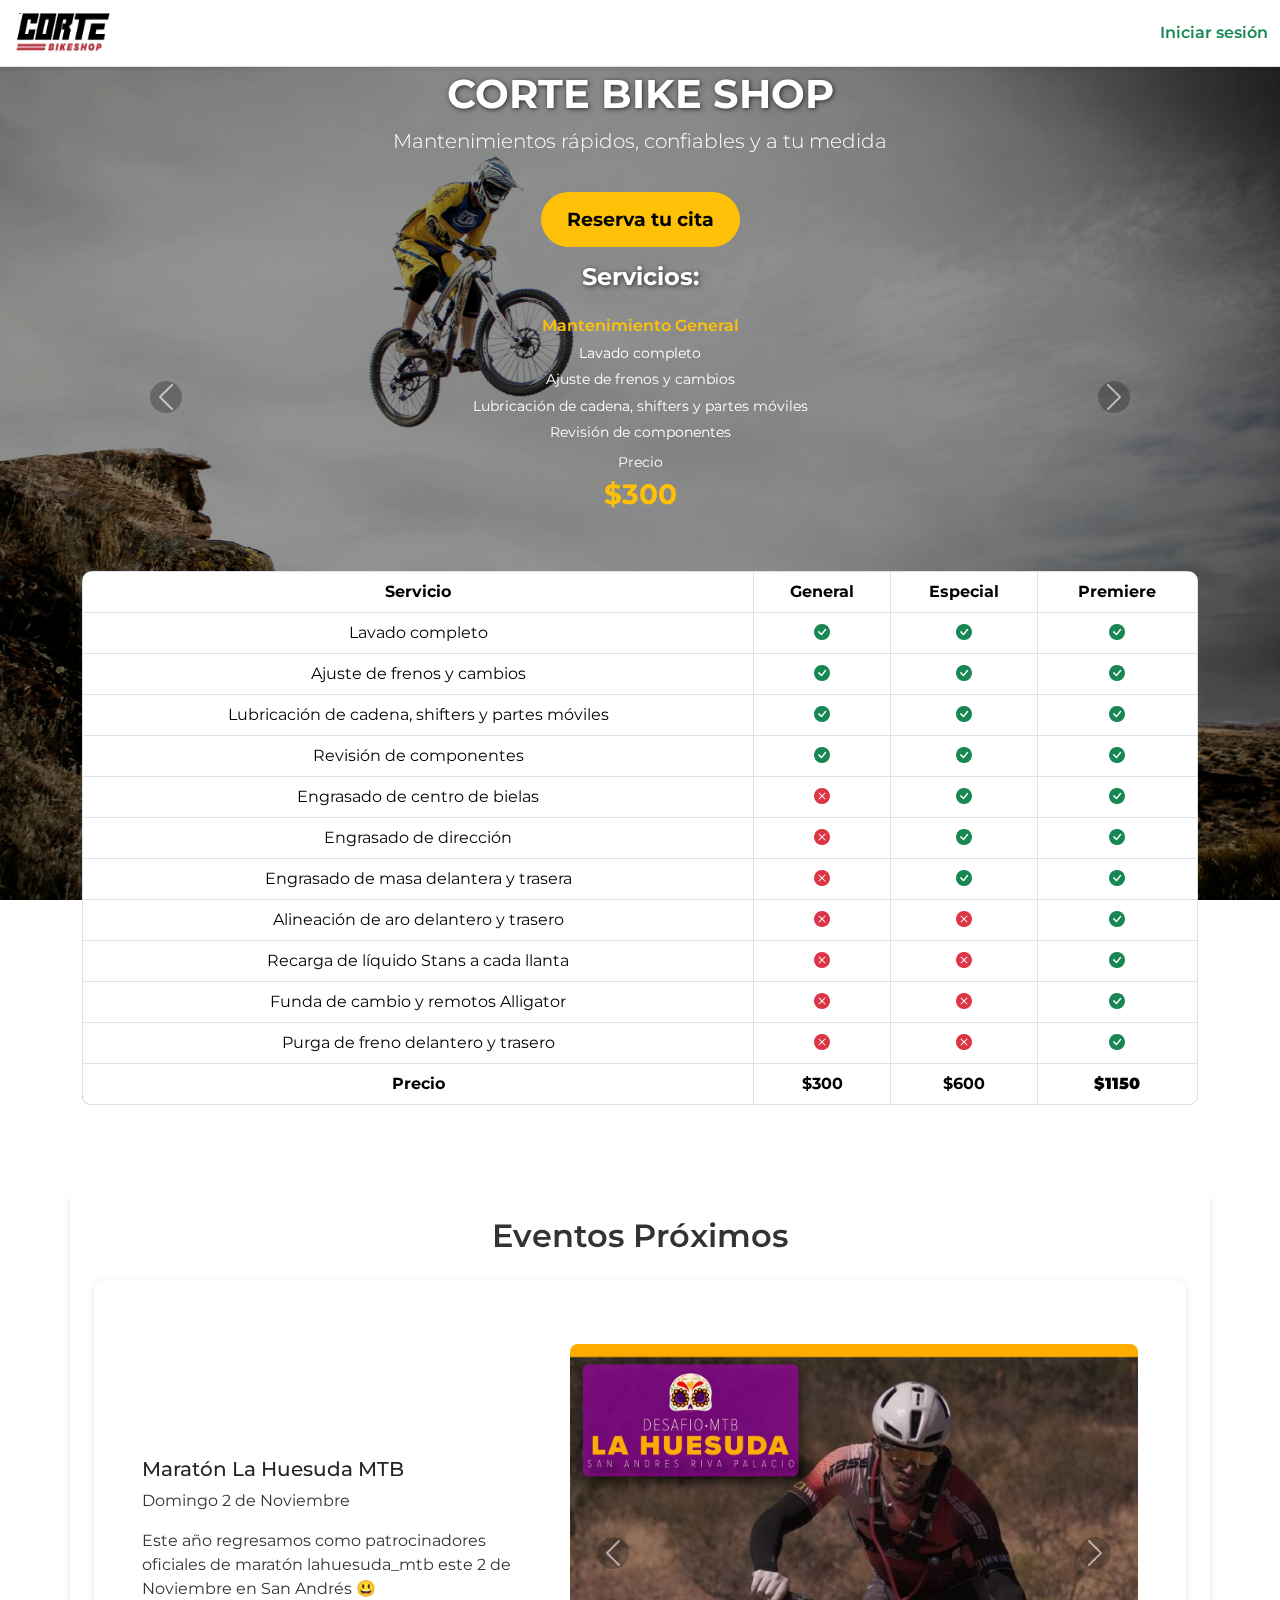
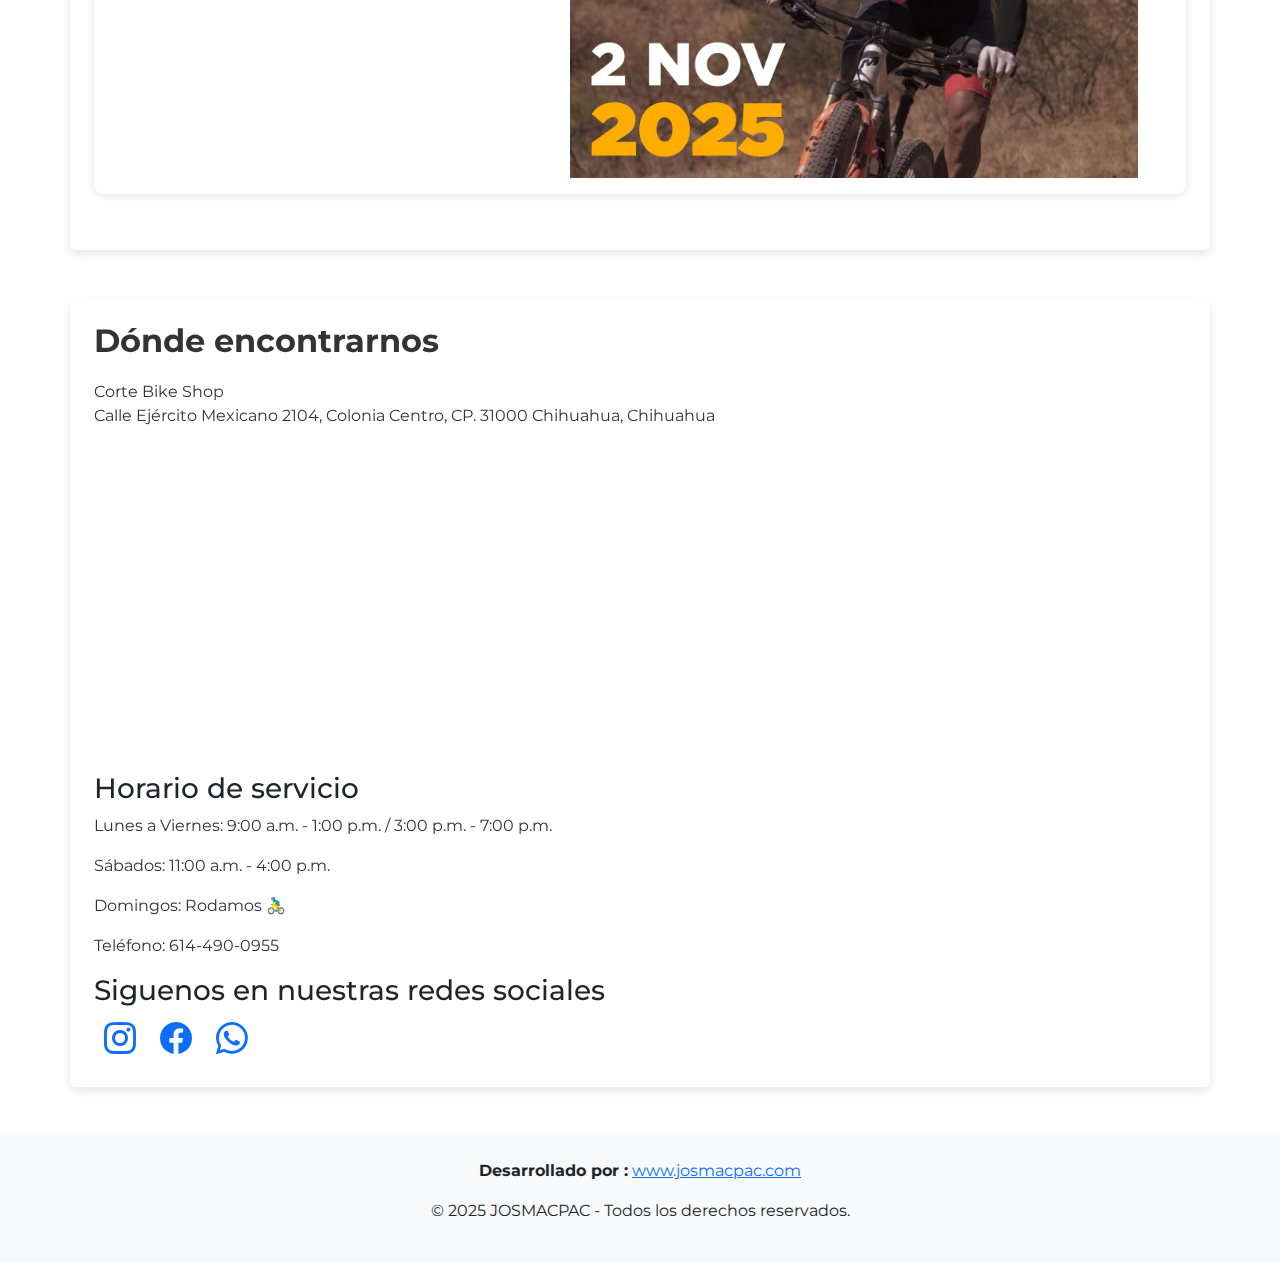
<file: dashboard.html>
<!DOCTYPE html>
<html lang="es">
<head>
  <meta charset="UTF-8">
  <title>Dashboard de Citas</title>
  <meta name="viewport" content="width=device-width, initial-scale=1">

  <!-- Bootstrap & Icons -->
  <link href="https://cdn.jsdelivr.net/npm/bootstrap@5.3.3/dist/css/bootstrap.min.css" rel="stylesheet">
  <link href="https://cdn.jsdelivr.net/npm/bootstrap-icons@1.10.5/font/bootstrap-icons.css" rel="stylesheet">

  <!-- Google Font -->
  <link href="https://fonts.googleapis.com/css2?family=Montserrat:wght@400;600;800&display=swap" rel="stylesheet">
<link rel="stylesheet" href="styles_adm.css">


  <script src="scripts/conf.js"></script>
  <script src="scripts/globales.js"></script>
  <script src="scripts/auth.js"></script>
  <script src="scripts/cerrar_sesion.js"></script>
</head>
<body class="bg-light">
  <script>
    verificarAcceso(["admin"]);
  </script>

  <!-- NAVBAR -->
  <nav class="navbar navbar-expand-lg navbar-light bg-white shadow-sm fixed-top">
    <div class="container-fluid">
      <!-- Logo + nombre -->
      <a class="navbar-brand d-flex align-items-center" href="#">
        <img src="/assets/Picture.png" alt="Logo" class="img-fluid me-2" style="max-height: 50px;">
        <span></span>
      </a>

      <!-- Botón responsive -->
      <button class="navbar-toggler" type="button" data-bs-toggle="collapse" data-bs-target="#navbarTaller">
        <span class="navbar-toggler-icon"></span>
      </button>

      <!-- Enlaces -->
      <div class="collapse navbar-collapse" id="navbarTaller">
        <ul class="navbar-nav me-auto mb-2 mb-lg-0">
          <li class="nav-item"><a class="nav-link active text-secondary" href="dashboard.html">Dashboard</a></li>
          <li class="nav-item"><a class="nav-link text-secondary" href="reportes.html">Reportes</a></li>
          <li class="nav-item"><a class="nav-link text-secondary" href="conf.html">Configuración</a></li>
          <li class="nav-item"><a class="nav-link text-secondary" href="usuarios.html">Usuarios</a></li>
        </ul>
        <!-- Usuario + cerrar sesión -->
        <div class="d-flex align-items-center">
          <i class="bi bi-person-circle me-2" style="font-size: 1.5rem; color: #6c757d"></i>
          <span id="usuario-actual" class="me-3 text-secondary">Admin</span>
          <a href="#" class="btn btn-sm btn-outline-danger" id="btnCerrarSesion">Cerrar sesión</a>

        </div>
      </div>
    </div>
  </nav>

  <!-- CONTENIDO -->
<div class="container-fluid mt-4">
  <div class="d-flex flex-wrap justify-content-between align-items-center mb-4">
    <h2 class="fw-bold text-secondary mb-2 mb-md-0">Citas del Taller</h2>

    <div class="d-flex gap-2 flex-wrap">
      <button class="btn btn-success shadow-sm" data-bs-toggle="modal" data-bs-target="#modalNuevaCita">
        <i class="bi bi-calendar me-1"></i>Cita
      </button>
      <button class="btn btn-primary text-white shadow-sm" data-bs-toggle="modal" data-bs-target="#modalNuevaBici">
        <i class="bi bi-bicycle me-1"></i>Bici
      </button>
    <a href="usuarios.html" class="btn btn-info text-white shadow-sm">
  <i class="bi bi-person me-1"></i>Usuario
</a>
    </div>
  </div>
</div>


  


    <!-- Buscador -->
    <div class="mb-3">
      <label for="buscadorCitas" class="form-label fw-semibold">Búsqueda:</label>
      <input type="text" id="buscadorCitas" class="form-control w-50" placeholder="Ej. Juan o 00123">
    </div>

    <!-- Filtro fecha -->
    <div class="mb-4 d-flex align-items-end gap-2">
      <div>
        <label for="filtroFecha" class="form-label fw-semibold">Filtrar por fecha:</label>
        <input type="date" class="form-control" id="filtroFecha">
      </div>
      <div>
        <label for="filtroEstado" class="form-label fw-semibold">Filtrar por estado:</label>
        <select class="form-select" id="filtro-estado">
                <option value="todos">Todos</option>
                <option value="pendiente">Pendiente</option>
                <option value="en_proceso">En proceso</option>
                <option value="finalizado">Finalizado</option>
                <option value="entregado">Entregado</option>
                <option value="cancelado">Cancelado</option>
              </select>
      </div>
      
      <button class="btn btn-outline-primary mb-1 shadow-sm" onclick="recargarPagina()">
        <i class="bi bi-arrow-clockwise"></i> Actualizar
      </button>
    </div>

    <!-- Tabla -->
    <div class="card shadow-sm">
      <div class="card-header bg-warning text-dark">Listado de Citas</div>
      <div class="card-body">
        <div class="table-responsive">
          <table class="table table-striped table-hover align-middle" id="tablaCitas">
            <thead>
              <tr>
                <th>Folio</th>
                <th onclick="ordenarPorFecha(1)">Fecha Cita ⬍</th>
                <th>Cliente</th>
                <th>Servicio</th>
                <th onclick="ordenarPorFecha(4)">Fecha Entrega Estimada ⬍</th>
                <th>Estado</th>
                <th>Tecnico</th>
                <th>Acciones</th>
              </tr>
            </thead>
            <tbody id="tabla-citas"></tbody>
          </table>
        </div>
      </div>
    </div>
  </div>

  <!-- MODALES (nueva y editar) -->
 <!-- MODAL: NUEVA CITA -->
<div class="modal fade" id="modalNuevaCita" tabindex="-1">
  <div class="modal-dialog">
    <div class="modal-content shadow">
      <form id="form-nueva-cita">
        <div class="modal-header">
          <h5 class="modal-title fw-bold">Agregar Nueva Cita</h5>
          <button type="button" class="btn-close" data-bs-dismiss="modal"></button>
        </div>
        <div class="modal-body">
          <div id="mensaje-error" class="alert alert-danger d-none w-100"></div>
          <div id="mensaje-exito" class="alert alert-success d-none w-100"></div>

        <div class="mb-3">
  <label class="fw-semibold">Cliente</label>

  <!-- Contenedor de búsqueda -->
  <div id="buscador-usuarios-container-cita" class="border rounded p-2">
    <input type="text" id="input-buscar-usuario-cita" class="form-control mb-2" placeholder="Escribe el nombre del usuario">
    
    <!-- Lista dinámica de resultados -->
    <ul id="lista-usuarios-cita" class="list-group mb-2"></ul>
  </div>

  <!-- Mostrar el nombre del cliente seleccionado -->
  <div id="nombre-cliente-cita" class="mt-2 text-success"></div>

  <!-- Campo oculto para guardar ID -->
  <input type="hidden" id="id-cliente-cita">
</div>


          <div class="mb-3">
            <label class="fw-semibold">Fecha Recibo</label>
            <input type="date" class="form-control" id="fecha-cita" required>
          </div>

          <div class="mb-3">
            <label for="hora" class="form-label fw-semibold">Hora</label>

       
            <select class="form-select desktop-only" id="horas-disponibles" required>
              <option value="">Horarios disponibles</option>
            </select>

       
          </div>

          <!-- Bicicletas: texto + dropdown -->
          <div class="mb-3 d-flex align-items-center">
            <p class="lead mb-0 me-3">Bicicletas:</p>
            <div class="dropdown">
              <button class="btn btn-success dropdown-toggle" type="button" id="dropdownCheckboxMenu" data-bs-toggle="dropdown" aria-expanded="false">
                Seleccionar...
              </button>
              <ul id="lista-bicis" class="dropdown-menu" aria-labelledby="dropdownCheckboxMenu" style="padding: 10px;">
                <!-- Se agregan dinámicamente los modelos de bicis -->
              </ul>
            </div>
          </div>

          <div class="mb-3">
            <label class="fw-semibold">Servicio</label>

            <select class="form-select desktop-only" id="tipo_mantenimiento" required>
              <option selected>Elige tipo de Servicio</option>
              <option value="101">Mantenimiento</option>
              <option value="102">Especial</option>
              <option value="103">Premier</option>
              <option value="104">Instalación de Componente menor</option>
            </select>

           
          </div>

          <div class="mb-3">
            <label for="descripcion" class="form-label">Descripción del Servicio</label>
            <textarea class="form-control" id="descripcion" rows="3" required></textarea>
          </div>

        </div>
        <div class="modal-footer">
          <button type="submit" class="btn btn-success">Guardar</button>
          <button id="cancelarModalCita" type="button" class="btn btn-secondary" data-bs-dismiss="modal">Cancelar</button>
        </div>
      </form>
    </div>
  </div>
</div>


 <!-- MODAL: EDITAR CITA -->
  <div class="modal fade" id="modalEditarCita" tabindex="-1">
    <div class="modal-dialog">
      <div class="modal-content shadow">
        <form>
          <div class="modal-header">
            <h5 class="modal-title fw-bold">Editar Cita</h5>
            <button type="button" class="btn-close" data-bs-dismiss="modal"></button>
          </div>
          <div class="modal-body">
            <p class="lead">Folio Cita: <span id="folio-cita">1011</span></p>
            <p class="lead">Cliente: <span id="cliente-nombre">Juan Perez</span></p>

            <div class="mb-3">
              <label class="fw-semibold">Fecha Entrega Estimada</label>
              <input id="fecha-entrega-estimada" type="datetime-local" class="form-control" value="">
            </div>

            <div class="mb-3">
              <label class="fw-semibold">Servicio</label>
              <select class="form-select" id="tipo-servicio">
                <option value="101">Mantenimiento</option>
                <option value="102">Especial</option>
                <option value="103">Premier</option>
                <option value="104">Instalación de componente menor</option>
              </select>
            </div>

            <div class="mb-3">
              <label class="fw-semibold">Estado</label>
              <select class="form-select" id="estado-cita">
                <option selected>Seleciona...</option>
                <option value="pendiente">Pendiente</option>
                
                
                <option value="entregado">Entregado</option>
                <option value="cancelado">Cancelado</option>
              </select>
            </div>
            <div class="mb-3">
              <label class="fw-semibold">Tecnico Asignado </label>
              <select class="form-select" id="tecnico">
                <option value="1">Juanito Perez</option>
                <option value="2" >Jose Macias</option>
                <option value="3">Pedro Solis</option>
                <option value="4">Maria Macias</option>
                <option value="5">Jesus Campos</option>
        
              </select>
            </div>
            

            <div class="mb-3">
              <label for="detalles-servicio" class="form-label fw-semibold">Detalles del servicio</label>
              <textarea id="detalles-servicio" class="form-control" rows="3" placeholder="Describe aquí los detalles..."></textarea>
            </div>
          </div>
          <div class="modal-footer">
            <div id="mensaje-editar-cita" class="alert alert-danger d-none"></div>
          <div id="mensaje-exito-editar-cita" class="alert alert-success d-none"></div>
            <button type="button" class="btn btn-success me-auto" id="btn-dar-entrada">Registrar Entrada</button>
            <button type="submit" id="btn-actualizar" class="btn btn-primary">Actualizar</button>
            <button type="button" class="btn btn-danger me-auto" id="btn-finalizar">Finalizar</button>
          </div>
        </form>
      </div>
    </div>
  </div>


<!-- Modal nueva bici-->
<div class="modal fade" id="modalNuevaBici" tabindex="-1" aria-labelledby="modalNuevaBiciLabel" aria-hidden="true">
  <div class="modal-dialog modal-lg">
    <div class="modal-content shadow-sm">
      <div class="modal-header bg-primary text-white">
        <h5 class="modal-title fw-bold" id="modalNuevaBiciLabel">Registrar Nueva Bici</h5>
        <button type="button" class="btn-close btn-close-white" data-bs-dismiss="modal" aria-label="Cerrar"></button>
      </div>
      <div class="modal-body">
        <form id="form-nueva-bici" class="row g-3">
     <!-- Cliente: solo buscador por nombre -->
<div class="mb-3">
  <label class="fw-semibold">Cliente</label>
  
  <input type="text" id="input-buscar-usuario-bici" class="form-control mb-2" placeholder="Escribe el nombre del usuario">

  <ul id="lista-usuarios-bici" class="list-group mb-2"></ul>



  <div id="nombre-cliente-bici" class="mt-2 text-success"></div>

  <!-- Campo oculto para guardar ID -->
  <input type="hidden" id="id-cliente-bici">
</div>


          <div class="col-md-4">
            <input type="text" class="form-control" id="marca" placeholder="Marca" required>
          </div>
          <div class="col-md-4">
            <input type="text" class="form-control" id="modelo" placeholder="Modelo" required>
          </div>
          <div class="col-md-4">
            <select class="form-select text-muted" id="tipo" required>
              <option value="" selected disabled>Tipo de bici</option>
              <option value="Montaña">Montaña</option>
              <option value="Ruta">Ruta</option>
              <option value="Urbana">Urbana</option>
              <option value="BMX">BMX</option>
            </select>
          </div>
          <div class="col-md-4">
            <select class="form-select text-muted" id="talla" required>
              <option value="" selected disabled>Talla</option>
              <option value="S">S</option>
              <option value="M">M</option>
              <option value="L">L</option>
              <option value="XL">XL</option>
            </select>
          </div>
          <div class="col-md-4">
            <select class="form-select text-muted" id="rodada" required>
              <option value="" selected disabled>Rodada</option>
              <option value="20">20"</option>
              <option value="24">24"</option>
              <option value="26">26"</option>
              <option value="27.5">27.5"</option>
              <option value="29">29"</option>
            </select>
          </div>
          <div class="col-md-4">
            <input type="text" class="form-control" id="color" placeholder="Color" required>
          </div>
          <div class="col-md-6">
            <input type="text" class="form-control" id="noSerie" placeholder="No. Serie" required>
          </div>
        </form>
      </div>
      <div class="modal-footer">
        <button type="button" class="btn btn-secondary" data-bs-dismiss="modal">Cancelar</button>
        <button type="submit" form="form-nueva-bici" class="btn btn-primary">Guardar Bici</button>
      </div>
    </div>
  </div>
</div>
<!-- Spinner global -->
<div id="spinner" 
     class="d-none position-fixed top-0 start-0 w-100 h-100 d-flex justify-content-center align-items-center bg-dark bg-opacity-50" 
     style="z-index: 2000;">
  <div class="spinner-border text-light" role="status" style="width: 4rem; height: 4rem;">
    <span class="visually-hidden">Cargando...</span>
  </div>
</div>

  <!-- Bootstrap JS -->
  <script src="https://cdn.jsdelivr.net/npm/bootstrap@5.3.3/dist/js/bootstrap.bundle.min.js"></script>
  <script src="scripts/dashboard.js"></script>
  <script>
    const tooltipTriggerList = document.querySelectorAll('[data-bs-toggle="tooltip"]')
  tooltipTriggerList.forEach(el => new bootstrap.Tooltip(el))
  </script>

</body>
</html>
</file>
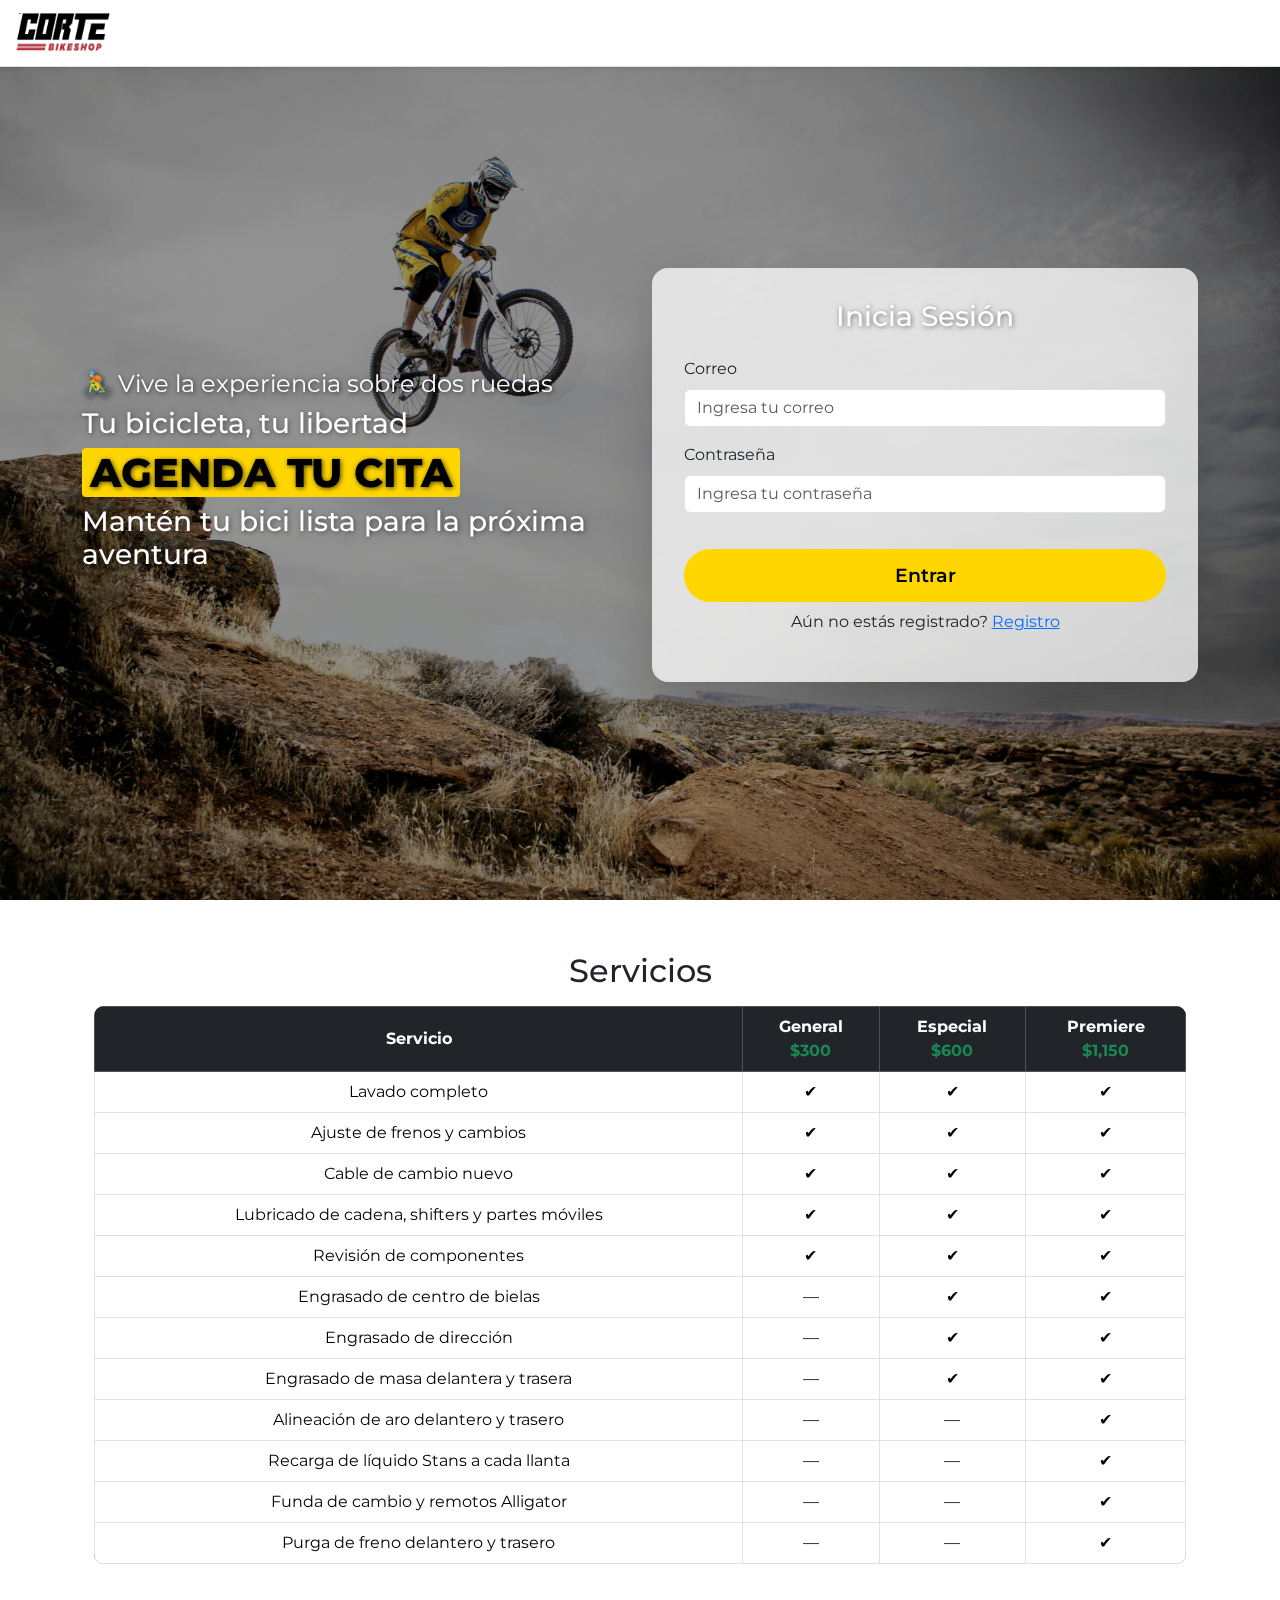
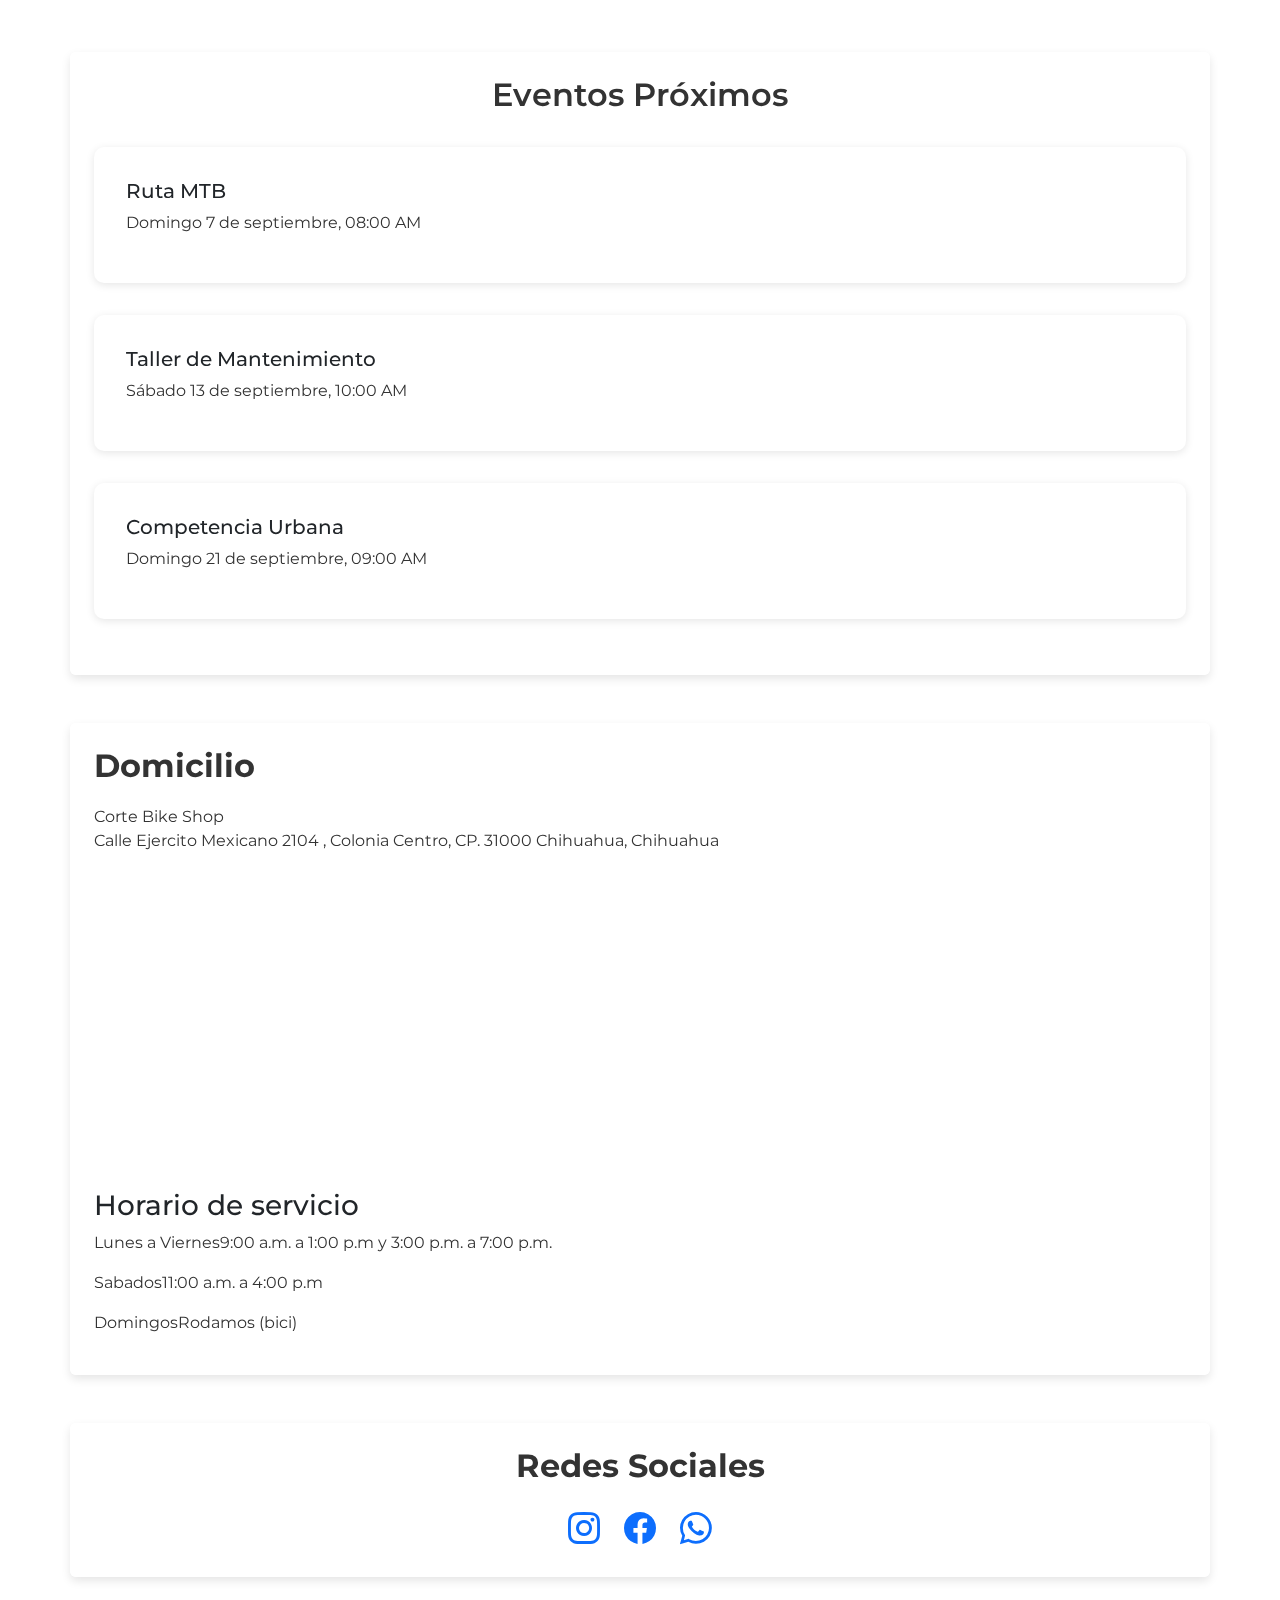
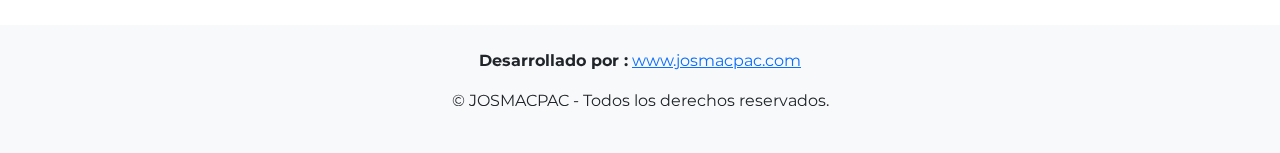
<file: index2.html>
<!DOCTYPE html>
<html lang="es">
<head>
  <meta charset="UTF-8">
  <meta name="viewport" content="width=device-width, initial-scale=1.0">
  <title>Corte Bike Shop - Login</title>
  <link href="https://cdn.jsdelivr.net/npm/bootstrap@5.3.0/dist/css/bootstrap.min.css" rel="stylesheet">
  <link href="https://fonts.googleapis.com/css2?family=Montserrat:wght@400;600;800&display=swap" rel="stylesheet">
  <link rel="stylesheet" href="https://cdn.jsdelivr.net/npm/bootstrap-icons@1.10.5/font/bootstrap-icons.css">
  <link rel="stylesheet" href="styles.css">
  <script src="scripts/conf.js"></script>

</head>
<body>

<!-- Navbar -->
<nav class="navbar navbar-expand-lg navbar-light bg-white fixed-top shadow-sm border-bottom">
  <div class="container-fluid">
    <a class="navbar-brand d-flex align-items-center" href="#">
      <img src="assets/Picture.png" alt="Logo" width="100" height="40" class="me-2">
    </a>
  </div>
</nav>

<!-- Fondo -->
<div class="bg-parallax"></div>
<div class="overlay"></div>

<!-- Hero -->
<section class="hero mb-5">
  <div class="container">
    <div class="row align-items-center">
      <div class="col-md-6 mb-4 mb-md-0">
        <h2>🚴 Vive la experiencia sobre dos ruedas</h2>
        <h3>Tu bicicleta, tu libertad</h3>
        <h1><span class="highlight">AGENDA TU CITA</span></h1>
        <h3>Mantén tu bici lista para la próxima aventura</h3>
      </div>
      <div class="col-md-6 d-flex justify-content-center">
        <div class="login-card shadow-lg w-100 w-md-75">
          <h3 class="mb-4 text-center">Inicia Sesión</h3>
          <form id="login-form">
            <div class="mb-3">
              <label for="emailLogin" class="form-label">Correo</label>
              <input type="email" class="form-control" id="emailLogin" placeholder="Ingresa tu correo" required>
            </div>
            <div class="mb-3">
              <label for="passwordLogin" class="form-label">Contraseña</label>
              <input type="password" class="form-control" id="passwordLogin" placeholder="Ingresa tu contraseña" required>
            </div>
            <button type="submit" class="btn btn-primary w-100">Entrar</button>
            <p class="mt-2 text-center">Aún no estás registrado? 
              <a href="#" data-bs-toggle="modal" data-bs-target="#registerModal">Registro</a>
            </p>
          </form>
          <div id="mensajeLogin" class="mt-3 text-center text-danger"></div>
        </div>
      </div>
    </div>
  </div>
</section>

<!-- Sección servicios -->
<section id="servicios" class="container my-5 text-center p-4 rounded">
  <h2>Servicios</h2>
  <div class="redes-icons mt-3">
    <div class="table-responsive">
    <table class="table table-bordered text-center align-middle">
      <thead class="table-dark">
        <tr>
          <th scope="col">Servicio</th>
          <th scope="col">General<br><span class="text-success">$300</span></th>
          <th scope="col">Especial<br><span class="text-success">$600</span></th>
          <th scope="col">Premiere<br><span class="text-success">$1,150</span></th>
        </tr>
      </thead>
      <tbody>
        <tr>
          <td>Lavado completo</td>
          <td>✔</td>
          <td>✔</td>
          <td>✔</td>
        </tr>
        <tr>
          <td>Ajuste de frenos y cambios</td>
          <td>✔</td>
          <td>✔</td>
          <td>✔</td>
        </tr>
        <tr>
          <td>Cable de cambio nuevo</td>
          <td>✔</td>
          <td>✔</td>
          <td>✔</td>
        </tr>
        <tr>
          <td>Lubricado de cadena, shifters y partes móviles</td>
          <td>✔</td>
          <td>✔</td>
          <td>✔</td>
        </tr>
        <tr>
          <td>Revisión de componentes</td>
          <td>✔</td>
          <td>✔</td>
          <td>✔</td>
        </tr>
        <tr>
          <td>Engrasado de centro de bielas</td>
          <td>—</td>
          <td>✔</td>
          <td>✔</td>
        </tr>
        <tr>
          <td>Engrasado de dirección</td>
          <td>—</td>
          <td>✔</td>
          <td>✔</td>
        </tr>
        <tr>
          <td>Engrasado de masa delantera y trasera</td>
          <td>—</td>
          <td>✔</td>
          <td>✔</td>
        </tr>
        <tr>
          <td>Alineación de aro delantero y trasero</td>
          <td>—</td>
          <td>—</td>
          <td>✔</td>
        </tr>
        <tr>
          <td>Recarga de líquido Stans a cada llanta</td>
          <td>—</td>
          <td>—</td>
          <td>✔</td>
        </tr>
        <tr>
          <td>Funda de cambio y remotos Alligator</td>
          <td>—</td>
          <td>—</td>
          <td>✔</td>
        </tr>
        <tr>
          <td>Purga de freno delantero y trasero</td>
          <td>—</td>
          <td>—</td>
          <td>✔</td>
        </tr>
      </tbody>
    </table>
  </div>

  </div>
</section>

<!-- Sección Eventos -->
<section id="eventos" class="container my-5 p-4 rounded">
  <h2>Eventos Próximos</h2>
  <div class="event-slide">
    <div class="event-card">
      <h5>Ruta MTB</h5>
      <p>Domingo 7 de septiembre, 08:00 AM</p>
    </div>
    <div class="event-card">
      <h5>Taller de Mantenimiento</h5>
      <p>Sábado 13 de septiembre, 10:00 AM</p>
    </div>
    <div class="event-card">
      <h5>Competencia Urbana</h5>
      <p>Domingo 21 de septiembre, 09:00 AM</p>
    </div>
  </div>
</section>





<!-- Sección Domicilio y Ubicación -->
<section id="ubicacion" class="container my-5 p-4 rounded">
  <h2>Domicilio</h2>
  <p>Corte Bike Shop<br>
     Calle Ejercito Mexicano 2104 , Colonia Centro, CP. 31000 Chihuahua, Chihuahua</p>
     <div id="mapa" class="rounded">
       <iframe src="https://www.google.com/maps/embed?pb=!1m18!1m12!1m3!1d3501.5374029493114!2d-106.07668002536558!3d28.64362348357856!2m3!1f0!2f0!3f0!3m2!1i1024!2i768!4f13.1!3m3!1m2!1s0x86ea435bd792514d%3A0xc633eeae52638c47!2sCorte%20Bike%20Shop!5e0!3m2!1ses-419!2smx!4v1756794969256!5m2!1ses-419!2smx" width="600" height="450" style="border:0;" allowfullscreen="" loading="lazy" referrerpolicy="no-referrer-when-downgrade"></iframe>
      </div>
      <div class="mt-3">

        <h3>Horario de servicio</h3>

        <p>Lunes a Viernes<span>9:00 a.m. a 1:00 p.m y 3:00 p.m. a 7:00 p.m.</span></p>
        <p>Sabados<span>11:00 a.m. a 4:00 p.m</span></p>
        <p>Domingos<span>Rodamos (bici)</span></p>

       <!--Boton agrege tu cita--> 

      </div>
</section>

<!-- Sección Redes Sociales -->
<section id="redes" class="container my-5 text-center p-4 rounded">
  <h2>Redes Sociales</h2>
  <div class="redes-icons mt-3">
    <a href="https://instagram.com/cortebikeshopcuu" target="_blank"><i class="bi bi-instagram"></i></a>
    <a href="https://facebook.com/CorteBikeShop/" target="_blank"><i class="bi bi-facebook"></i></a>
    <a href="https://wa.me/526144900955" target="_blank"><i class="bi bi-whatsapp"></i></a>
  </div>
</section>


<!-- Footer -->
<footer class="text-center mt-5 p-4 bg-light">
    <p><strong>Desarrollado por :</strong> 
        <a href="https://josmacpac.netlify.app/" target="_blank">www.josmacpac.com</a>
    </p>
    <p>&copy; <span id="year"></span> JOSMACPAC - Todos los derechos reservados.</p>
</footer>

<!-- Modal Registro -->
<div class="modal fade" id="registerModal" tabindex="-1" aria-labelledby="registerModalLabel" aria-hidden="true">
  <div class="modal-dialog modal-dialog-centered">
    <div class="modal-content">
      <div class="modal-header">
        <h5 class="modal-title" id="registerModalLabel">Registro de Usuario</h5>
        <button type="button" class="btn-close" data-bs-dismiss="modal" aria-label="Cerrar"></button>
      </div>
      <div class="modal-body">
        <form id="registro-form">
          <div class="mb-2">
            <label for="nombreRegister" class="form-label">Nombre completo</label>
            <input type="text" class="form-control" id="nombreRegister" name="nombre" required>
          </div>
          <div class="mb-2">
            <label for="emailRegister" class="form-label">Correo electrónico</label>
            <input type="email" class="form-control" id="emailRegister" name="email" required>
          </div>
          <div class="mb-2">
            <label for="passwordRegister" class="form-label">Contraseña</label>
            <input type="password" class="form-control" id="passwordRegister" name="contrasena" required>
          </div>
          <div class="mb-2">
            <label for="passwordRegisterConf" class="form-label">Confirmar contraseña</label>
            <input type="password" class="form-control" id="passwordRegisterConf" name="contrasena_conf" required>
          </div>
          <div class="mb-2">
            <label for="telefonoRegister" class="form-label">Teléfono</label>
            <input type="text" class="form-control" id="telefonoRegister" name="telefono" required>
          </div>
          <div class="mb-2">
            <label for="domicilioRegister" class="form-label">Domicilio</label>
            <input type="text" class="form-control" id="domicilioRegister" name="domicilio" required>
          </div>
          <button type="submit" class="btn btn-primary w-100">Registrar</button>
        </form>
        <div id="mensajeRegistro" class="mt-2 text-center text-danger"></div>
      </div>
    </div>
  </div>
</div>

<script src="https://cdn.jsdelivr.net/npm/bootstrap@5.3.0/dist/js/bootstrap.bundle.min.js"></script>
<script>
 
</script>
  <script src="scripts/index.js"></script>

</body>
</html>
</file>
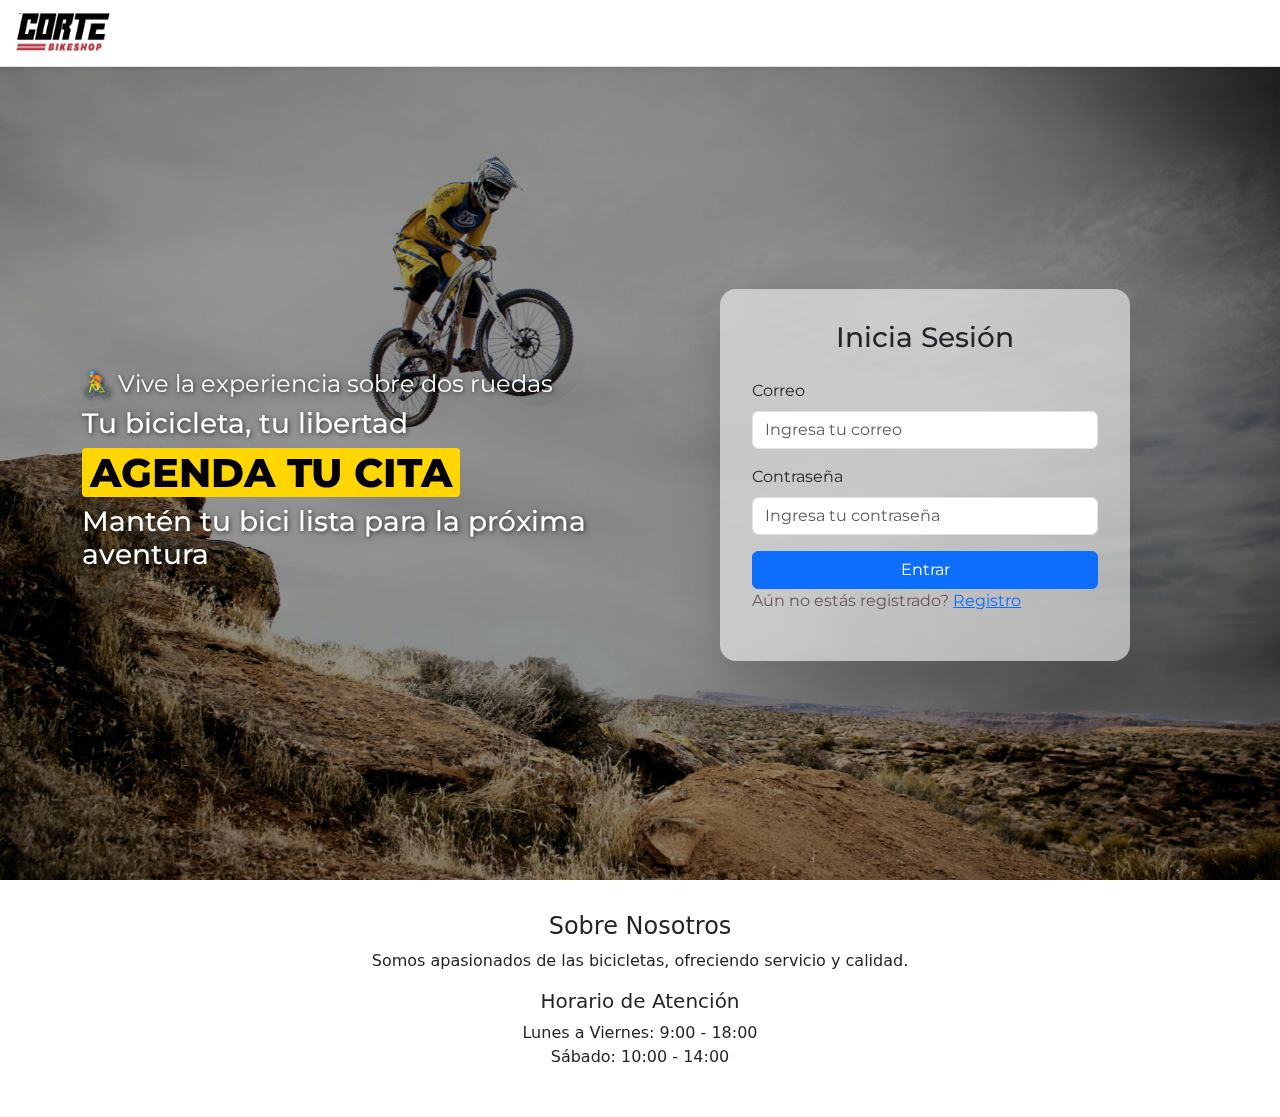
<file: index3.html>
<!DOCTYPE html>
<html lang="es">
<head>
  <meta charset="UTF-8">
  <meta name="viewport" content="width=device-width, initial-scale=1.0">
  <title>Login Bicicletas</title>
  <link href="https://cdn.jsdelivr.net/npm/bootstrap@5.3.0/dist/css/bootstrap.min.css" rel="stylesheet">
  <link href="https://fonts.googleapis.com/css2?family=Montserrat:wght@400;600;800&display=swap" rel="stylesheet">
<script src="scripts/conf.js"></script>

  <style>
    body {
      padding-top: 70px; /* espacio para la navbar fija */
      margin: 0;
    }

    /* Fondo fijo tipo parallax */
    .bg-parallax {
      position: fixed;
      top: 0;
      left: 0;
      width: 100%;
      height: 100%;
      background: url("assets/bike3.jpg") no-repeat center center/cover;
      z-index: -1; /* detrás de todo */
    }

    .overlay {
      position: fixed;
      top: 0;
      left: 0;
      width: 100%;
      height: 100%;
      background: rgba(0,0,0,0.4); /* oscurece la imagen */
      z-index: -1; /* también detrás del contenido */
    }

    .hero {
      min-height: 90vh;
      display: flex;
      align-items: center;
      font-family: 'Montserrat', sans-serif;
  
    }
    .hero h2 {
  font-weight: 400; /* delgado */
  font-size: 1.5rem;
}

.hero h1 {
  font-weight: 800; /* negrita extra */
  font-size: 2.5rem;
  text-transform: uppercase;
}

.hero .highlight {
  background: #FFD600; /* amarillo estilo eléctrico */
  color: #000;
  padding: 0 8px;
  border-radius: 4px;
}

.hero p {
  color: #685757;   /* gris claro */
}


    .login-card {
      background: rgba(255,255,255,0.55);
      border-radius: 1rem;
      padding: 2rem;
    }

    .motivation-text h2, 
    .motivation-text h3 {
      color: #fff;
      text-shadow: 1px 1px 5px rgba(0,0,0,0.7);
    }

    .footer {
      background: #fff;
      text-align: center;
      padding: 2rem 1rem;
    }
  </style>
</head>
<body>

  <!-- Navbar -->
  <nav class="navbar navbar-expand-lg navbar-light bg-white fixed-top shadow-sm border-bottom">
    <div class="container-fluid">
      <a class="navbar-brand d-flex align-items-center" href="#">
        <img src="assets/Picture.png" alt="Logo" width="100" height="40" class="me-2">
        <span class="fw-bold"></span>
      </a>
    </div>
  </nav>

  <!-- Fondo fijo -->
  <div class="bg-parallax"></div>
  <div class="overlay"></div>

  <!-- Hero -->
  <section class="hero">
    <div class="container">
      <div class="row align-items-center">
        
        <!-- Textos motivacionales -->
        <div class="col-md-6 motivation-text mb-4 mb-md-0 ">
          <h2>🚴 Vive la experiencia sobre dos ruedas</h2>
          <h3>Tu bicicleta, tu libertad</h3>
           <h1><span class="highlight">AGENDA TU CITA</span></h1>
          <h3>Mantén tu bici lista para la próxima aventura</h3>
          
        </div>
        

        <!-- Login card -->
        <div class="col-md-6 d-flex justify-content-center">
          <div class="login-card shadow-lg w-75">
            <h3 class="mb-4 text-center">Inicia Sesión</h3>
            <form id="login-form">
              <div class="mb-3">
                <label for="email" class="form-label">Correo</label>
                <input type="email" class="form-control" id="email" placeholder="Ingresa tu correo" required>
              </div>
              <div class="mb-3">
                <label for="password" class="form-label">Contraseña</label>
                <input type="password" class="form-control" id="contrasena" name="contrasena" placeholder="Ingresa tu contraseña" required>
              </div>
              <button type="submit" class="btn btn-primary w-100">Entrar</button>
              <p>Aún no estás registrado? <a href="/registro.html">Registro</a></p> 
            </form>
             <div id="mensaje" class="mt-3 text-center text-danger"></div>
          </div>
        </div>

      </div>
    </div>
  </section>

  <!-- Footer -->
  <section class="footer">
    <h4>Sobre Nosotros</h4>
    <p>Somos apasionados de las bicicletas, ofreciendo servicio y calidad.</p>
    <h5>Horario de Atención</h5>
    <p>Lunes a Viernes: 9:00 - 18:00 <br> Sábado: 10:00 - 14:00</p>
  </section>
 <script>
  document.getElementById("login-form").addEventListener("submit", function(event){
    event.preventDefault();
    
    const data = {
      email: document.getElementById("email").value,
      contrasena: document.getElementById("contrasena").value
    };
    console.log("Datos enviados:", data);

    fetch(`${CONFIG.API_URL}/api/usuarios/login`, {
      method: 'POST',
      headers: {
        'Content-Type': 'application/json' 
      },
      body: JSON.stringify(data)
    })
    .then(async res => {
      if (!res.ok) {
        const errorData = await res.json();
        throw new Error(errorData.msg || "Credenciales incorrectas");
      }
      return res.json();
    })
    .then(respuesta => {
      if (respuesta.access_token) {
        localStorage.setItem("token", respuesta.access_token);
        const token = localStorage.getItem("token");

        // Decodificar payload del token
        const payloadBase64 = token.split('.')[1];
        const decodePayload = JSON.parse(atob(payloadBase64));
        const rol = decodePayload.rol;

        if (rol === "admin"){
          window.location.href= "dashboard.html";
        }else{
          window.location.href= "citas.html";
        }

      }else{
        alert("Error: No se recibió el token")
      }
    })
    .catch(error => {
      alert("Error en el login: " + error.message);
    });
  });
  </script>
</body>
</html>
</file>
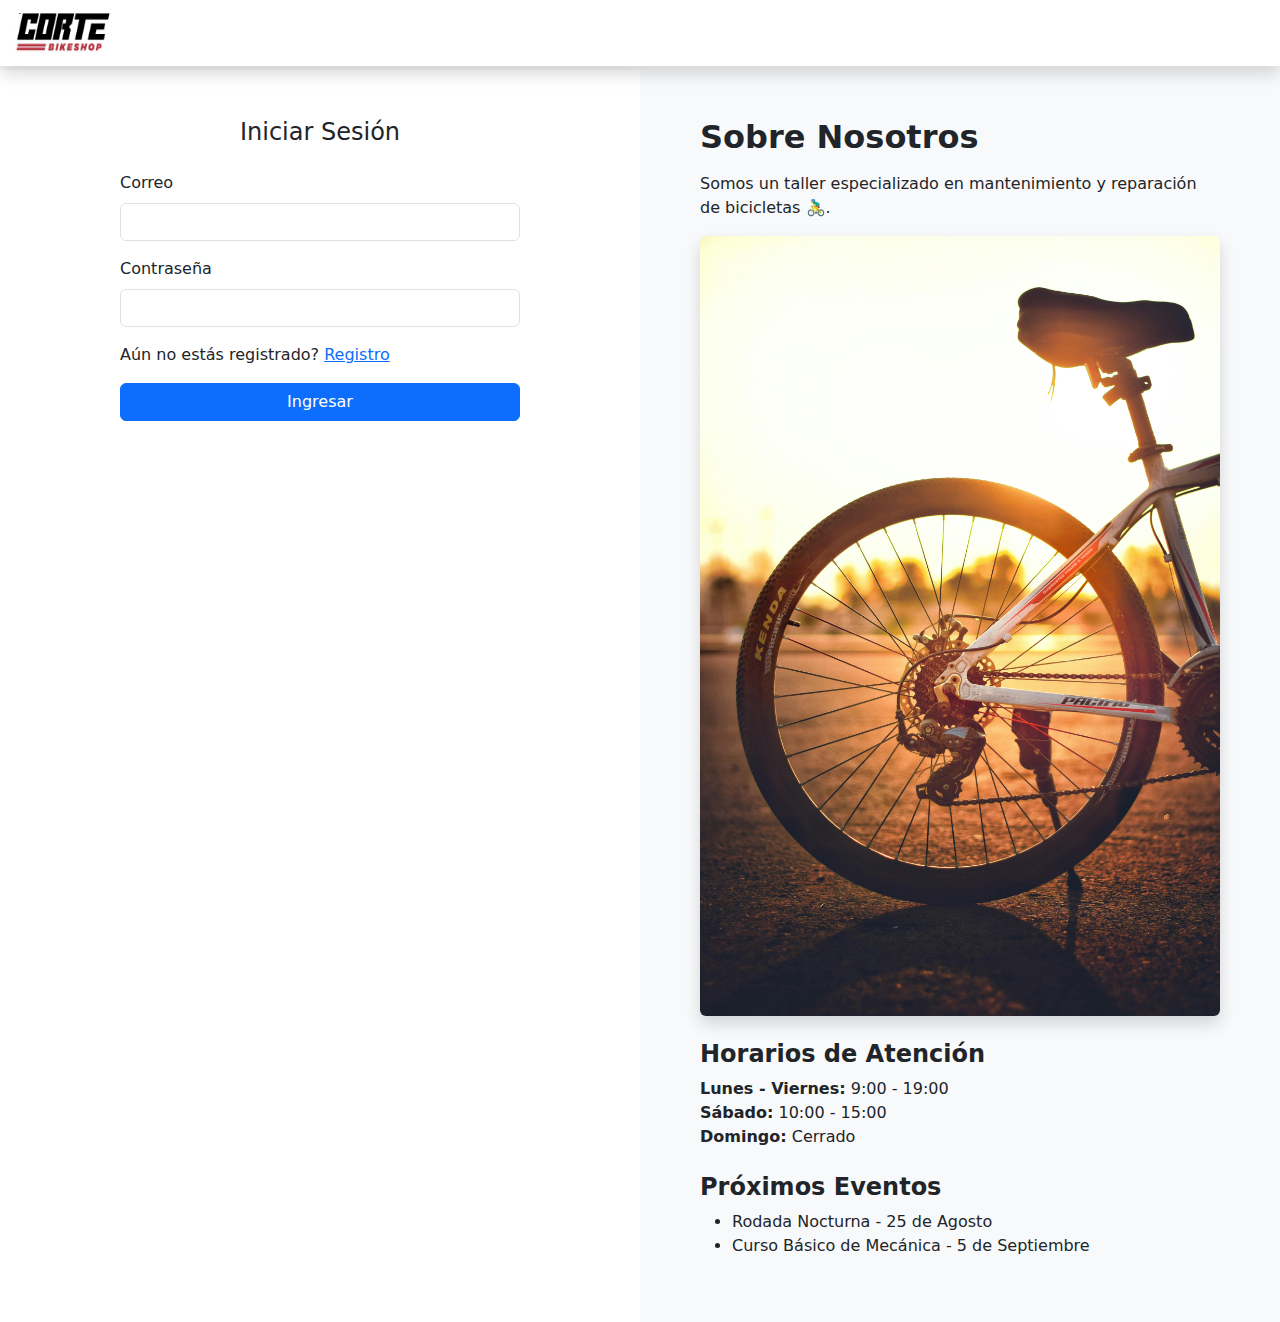
<file: index4.html>
<!DOCTYPE html>
<html lang="es">
<head>
  <meta charset="UTF-8">
  <meta name="viewport" content="width=device-width, initial-scale=1">
  <title>Bienvenido - Corte Bike Shop</title>
  <!-- Bootstrap 5 -->
  <link href="https://cdn.jsdelivr.net/npm/bootstrap@5.3.2/dist/css/bootstrap.min.css" rel="stylesheet">
  <script src="scripts/conf.js"></script>
  <style>
    body {
      padding-top: 70px; /* Para que el contenido no quede debajo de la navbar */
    }
  </style>
</head>
<body class="bg-light">

  <!-- 🚲 Navbar fija -->
  <nav class="navbar navbar-expand-lg navbar-light bg-white fixed-top shadow">
    <div class="container-fluid">
      <!-- Logo -->
      <a class="navbar-brand d-flex align-items-center" href="#">
        <img src="/assets/Picture.png" alt="Logo" width="100" height="40" class="me-2">
        
      </a>
    </div>
  </nav>

  <div class="container-fluid vh-100">
    <div class="row h-100">
      
      <!-- Columna izquierda: Login -->
      <div class="col-md-6 d-flex flex-column justify-content-start align-items-center bg-white shadow p-5">
        <h4 class="mb-4">Iniciar Sesión</h4>

        <form id="login-form" class="text-start w-100" style="max-width: 400px;">
          <div class="mb-3">
            <label for="email" class="form-label">Correo</label>
            <input 
              type="email" 
              class="form-control" 
              id="email" 
              name="email" 
              required
            >
          </div>

          <div class="mb-3">
            <label for="contrasena" class="form-label">Contraseña</label>
            <input 
              type="password" 
              class="form-control" 
              id="contrasena" 
              name="contrasena" 
              required
            >
          </div>

          <p>Aún no estás registrado? <a href="/registro.html">Registro</a></p> 
          <button type="submit" class="btn btn-primary w-100">Ingresar</button>
        </form>

        <div id="mensaje" class="mt-3 text-center text-danger"></div>
      </div>
      
      <!-- Columna derecha: Información -->
      <div class="col-md-6 bg-light d-flex align-items-start">
        <div class="p-5">
          <h2 class="fw-bold mb-3">Sobre Nosotros</h2>
          <p>Somos un taller especializado en mantenimiento y reparación de bicicletas 🚴‍♂️.</p>
          
          <!-- Imagen -->
          <div class="mb-4">
            <img src="assets/bike1.jpg" 
                 alt="Bicicletas" class="img-fluid rounded shadow">
          </div>

          <!-- Horarios -->
          <h4 class="fw-semibold mt-4">Horarios de Atención</h4>
          <ul class="list-unstyled">
            <li><strong>Lunes - Viernes:</strong> 9:00 - 19:00</li>
            <li><strong>Sábado:</strong> 10:00 - 15:00</li>
            <li><strong>Domingo:</strong> Cerrado</li>
          </ul>

          <!-- Eventos -->
          <h4 class="fw-semibold mt-4">Próximos Eventos</h4>
          <ul>
            <li>Rodada Nocturna - 25 de Agosto</li>
            <li>Curso Básico de Mecánica - 5 de Septiembre</li>
          </ul>
        </div>
      </div>

    </div>
  </div>

  <!-- Bootstrap JS -->
  <script src="https://cdn.jsdelivr.net/npm/bootstrap@5.3.2/dist/js/bootstrap.bundle.min.js"></script>
  <script>
  document.getElementById("login-form").addEventListener("submit", function(event){
    event.preventDefault();
    
    const data = {
      email: document.getElementById("email").value,
      contrasena: document.getElementById("contrasena").value
    };
    console.log("Datos enviados:", data);

    fetch(`${CONFIG.API_URL}/api/usuarios/login`, {
      method: 'POST',
      headers: {
        'Content-Type': 'application/json' 
      },
      body: JSON.stringify(data)
    })
    .then(async res => {
      if (!res.ok) {
        const errorData = await res.json();
        throw new Error(errorData.msg || "Credenciales incorrectas");
      }
      return res.json();
    })
    .then(respuesta => {
      if (respuesta.access_token) {
        localStorage.setItem("token", respuesta.access_token);
        const token = localStorage.getItem("token");

        // Decodificar payload del token
        const payloadBase64 = token.split('.')[1];
        const decodePayload = JSON.parse(atob(payloadBase64));
        const rol = decodePayload.rol;

        if (rol === "admin"){
          window.location.href= "dashboard.html";
        }else{
          window.location.href= "citas.html";
        }

      }else{
        alert("Error: No se recibió el token")
      }
    })
    .catch(error => {
      alert("Error en el login: " + error.message);
    });
  });
  </script>
</body>
</html>
</file>
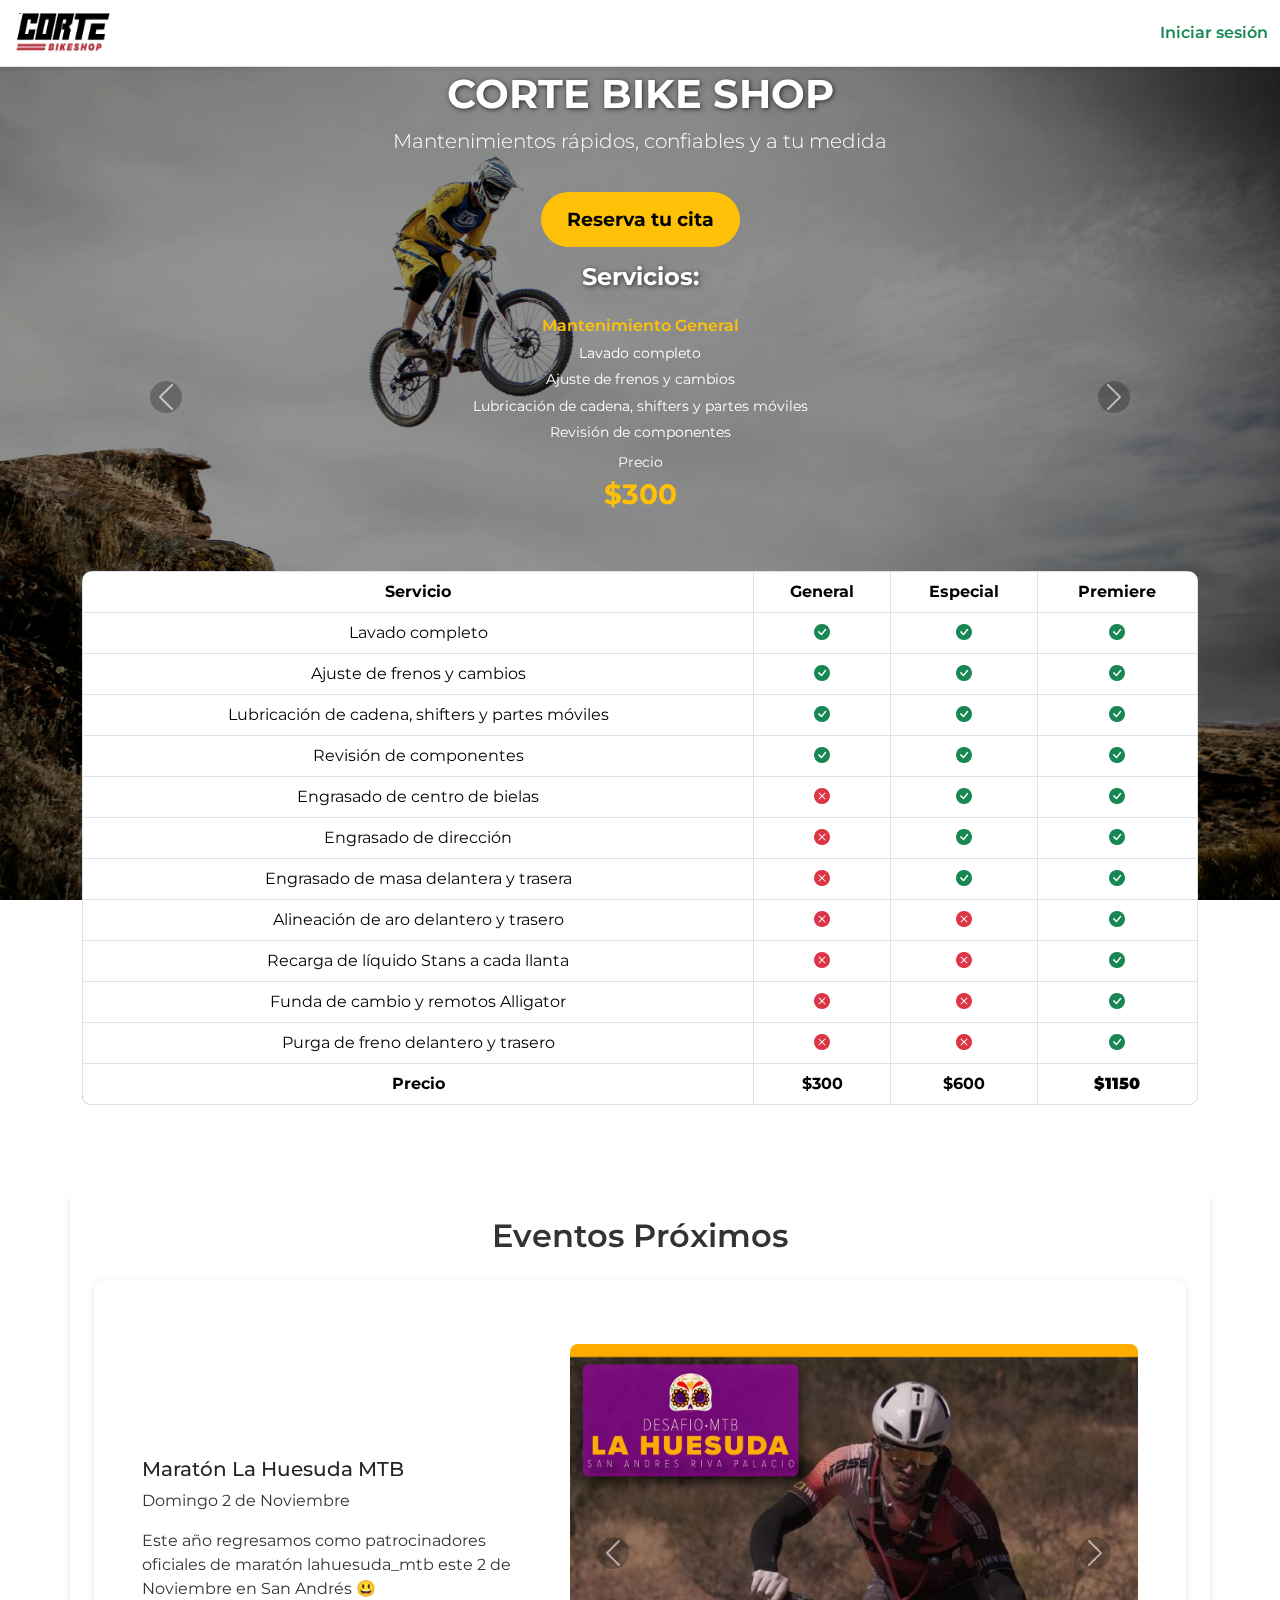
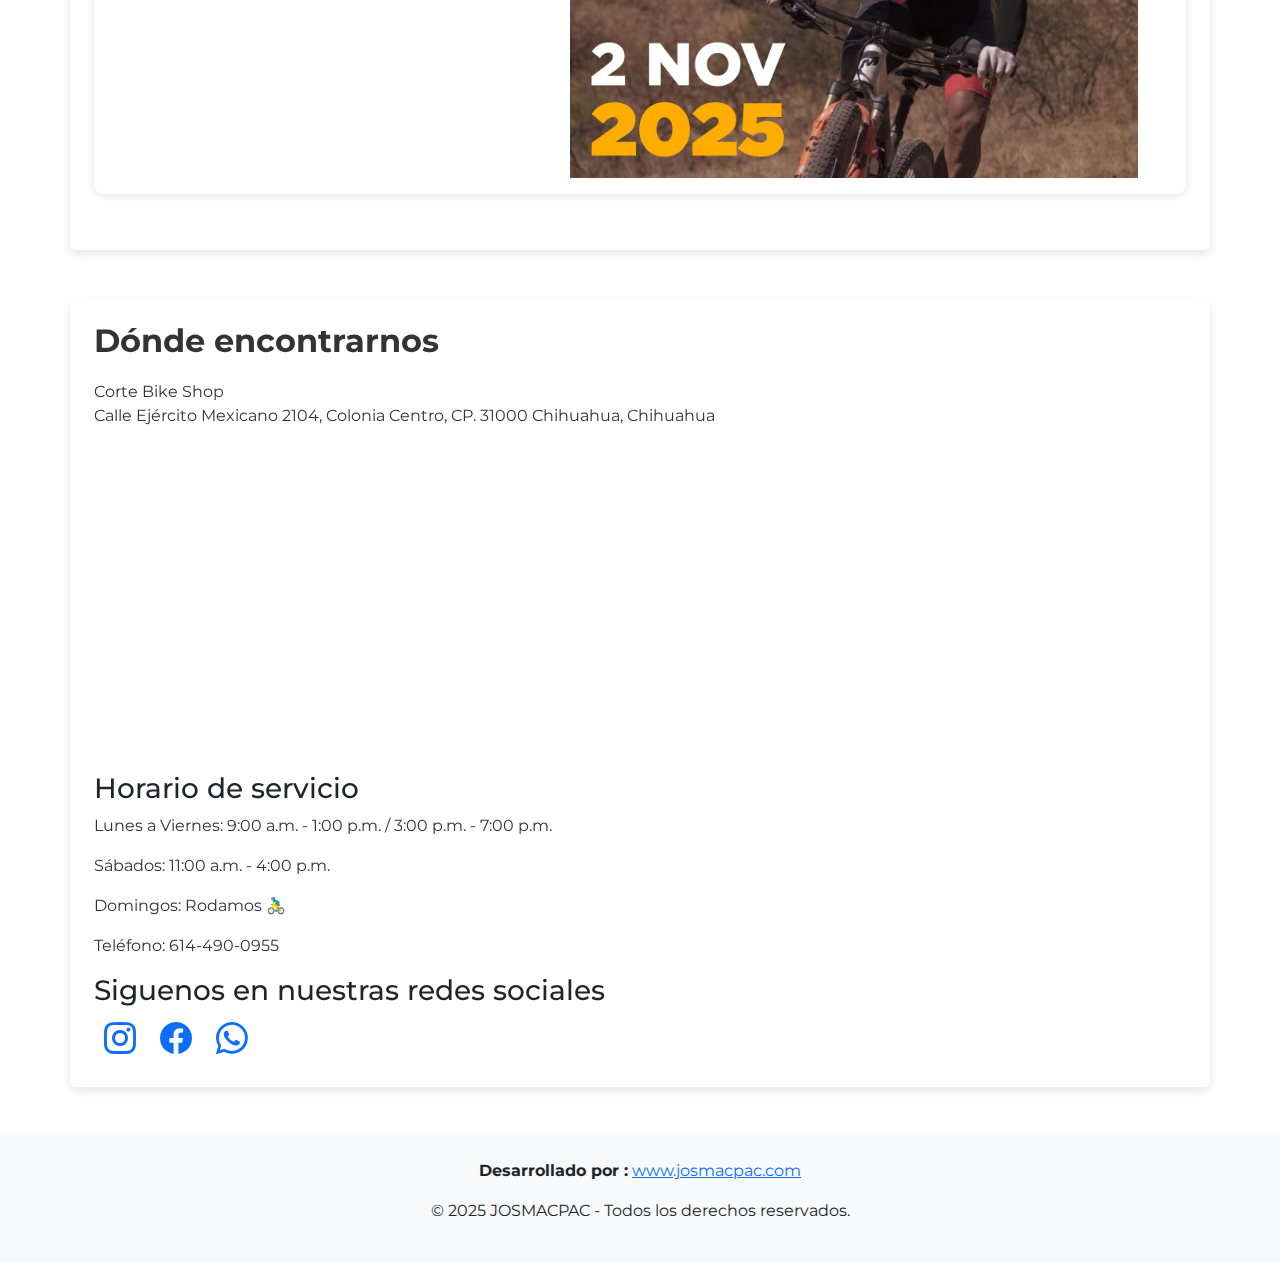
<file: promo.html>
<!DOCTYPE html>
<html lang="es">
<head>
  <meta charset="UTF-8">
  <title>Mis Bicis - Corte Bike Shop</title>
  <meta name="viewport" content="width=device-width, initial-scale=1">
  <link 
    href="https://cdn.jsdelivr.net/npm/bootstrap@5.3.0/dist/css/bootstrap.min.css" 
    rel="stylesheet"
  >
  <link href="https://fonts.googleapis.com/css2?family=Montserrat:wght@400;600;800&display=swap" rel="stylesheet">
      <link rel="stylesheet" href="styles.css">
</head>
<script src="scripts/conf.js"></script>
<script src="scripts/globales.js"></script>
<script src="scripts/auth.js"></script>
<body class="bg-light">

  <script>
    // Verificar usuario logueado
    verificarAcceso(["cliente"]);

    const token = localStorage.getItem("token");
    if (!token) {
      alert("Debes iniciar sesión");
      window.location.href = '/';
    }

    fetch(`${CONFIG.API_URL}/api/usuarios/perfil`, {
      method: "GET",
      headers: {
        'Authorization': 'Bearer ' + token,
        "Content-Type": "application/json"
      }
    })
    .then(res => {
      if (!res.ok) throw new Error("Token inválido o caducado");
      return res.json();
    })
    .then(usuario => {
      const nombreUsuario = usuario.nombre;
      //document.getElementById("bienvenida").innerText = `Hola, ${nombreUsuario}!`;
      //document.getElementById("usuario-nombre").textContent = nombreUsuario;
    });

    function cerrar_sesion(){
      localStorage.removeItem("token");
      window.location.href = '/';
    }
  </script>

  <!-- Navbar -->
  <nav class="navbar navbar-expand-lg navbar-light bg-white shadow-sm fixed-top">
    <div class="container-fluid">
      <a class="navbar-brand d-flex align-items-center" href="#">
        <img src="/assets/Picture.png" alt="Logo del taller" class="img-fluid me-2" style="max-height: 50px;">
        <span class="fw-bold text-secondary"></span>
      </a>

      <button class="navbar-toggler" type="button" data-bs-toggle="collapse" data-bs-target="#navbarNav">
        <span class="navbar-toggler-icon"></span>
      </button>

      <div class="collapse navbar-collapse justify-content-end" id="navbarNav">
        <ul class="navbar-nav mb-2 mb-lg-0">
          <li class="nav-item"><a class="nav-link" href="citas.html">Citas</a></li>
          <li class="nav-item"><a class="nav-link " href="bicis_cliente.html">Mis bicis</a></li>
          <li class="nav-item"><a class="nav-link" href="blog.html">Blog</a></li>
          <li class="nav-item"><a class="nav-link active" href="promo.html">Promociones</a></li>
          <li class="nav-item"><a class="nav-link text-danger" href="#" onclick="cerrar_sesion()">Cerrar sesión</a></li>
        </ul>
      </div>
    </div>
  </nav>

  <!-- Bienvenida -->
  <div class="container mt-5 text-center">
    <!-- <h2 id="bienvenida" class="text-primary">Cargando usuario...</h2>
    <p>Bienvenido, <span id="usuario-nombre">Invitado</span></p> -->
  </div>

  <!-- Contenido Principal -->
  <div class="container my-5">
    <div class="row g-4">

      <!-- Columna izquierda -->
      <div class="col-md-8">
        
        <h1>columna 1</h1>

       
      </div>

      <!-- Columna derecha (imagen bici) -->
      <div class="col-md-4">
        <div class="full-height d-flex align-items-center">
          <h1>columna 2</h1>
        </div>
      </div>

    </div>
  </div>

  <!-- Bootstrap -->
  <script src="https://cdn.jsdelivr.net/npm/bootstrap@5.3.0/dist/js/bootstrap.bundle.min.js"></script>
  <script src="scripts/bicis.js"></script>
</body>
</html>
</file>
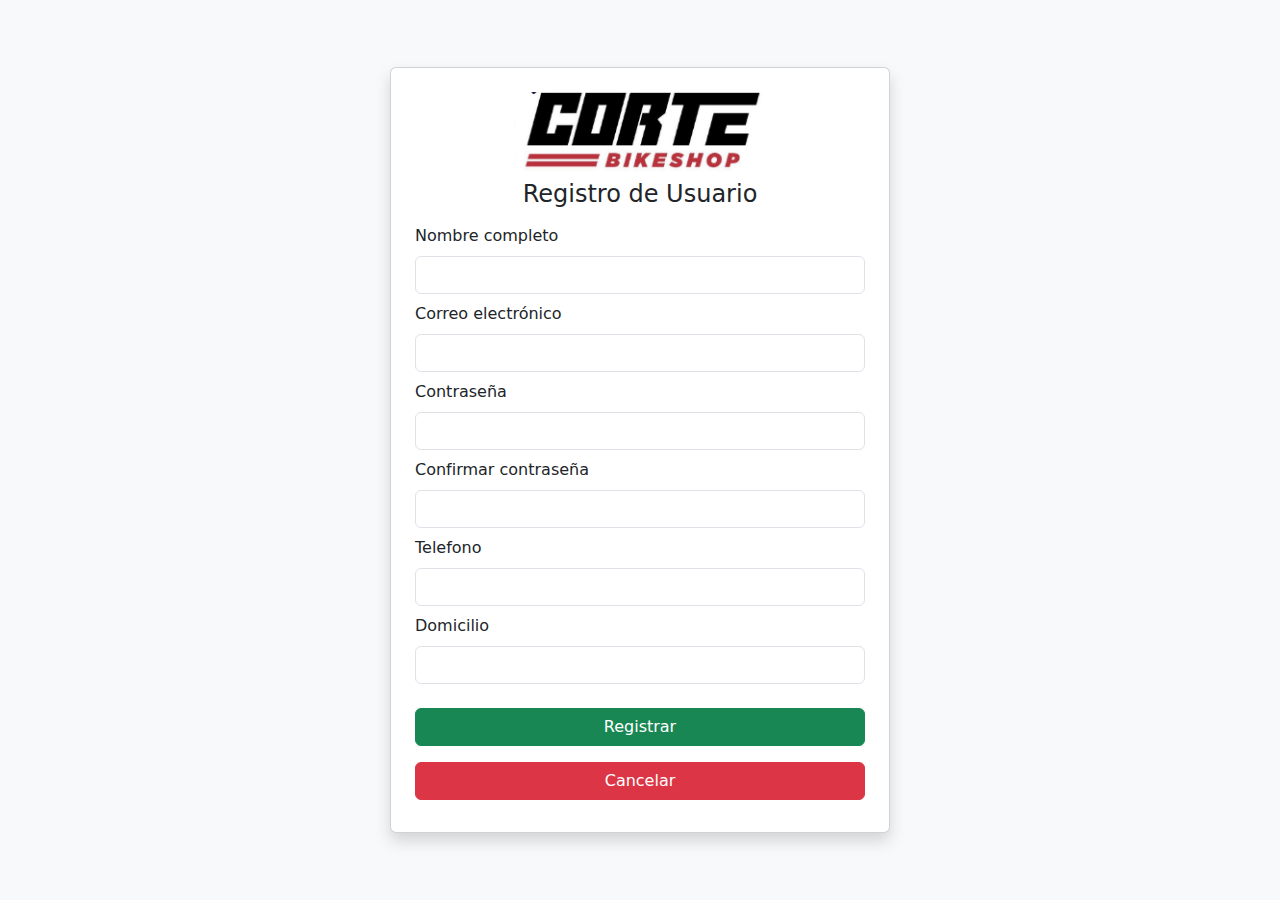
<file: registro.html>
<!DOCTYPE html>
<html lang="es">
<head>
  <meta charset="UTF-8">
  <title>Registro de Usuario</title>
  <meta name="viewport" content="width=device-width, initial-scale=1">

  <!-- Bootstrap CSS -->
  <link 
    href="https://cdn.jsdelivr.net/npm/bootstrap@5.3.0/dist/css/bootstrap.min.css" 
    rel="stylesheet"
  >
  <script src="scripts/conf.js"></script>

</head>
<body class="bg-light">

  <div class="container d-flex align-items-center justify-content-center min-vh-100">
    <div class="card p-4 shadow text-center" style="max-width: 500px; width: 100%;">
      
      <!-- Logo -->
      <img 
        src="/assets/Picture.png" 
        alt="Logo del negocio" 
        class="img-fluid mx-auto mb-2" 
        style="max-height: 80px;"
      >

      <h4 class="mb-3">Registro de Usuario</h4>

      <form id="registro-form" class="text-start">
        <div class="mb-2">
          <label for="nombre" class="form-label">Nombre completo</label>
          <input 
            type="text" 
            class="form-control" 
            id="nombre" 
            name="nombre" 
            required
          >
        </div>

        <div class="mb-2">
          <label for="email" class="form-label">Correo electrónico</label>
          <input 
            type="email" 
            class="form-control" 
            id="email" 
            name="email" 
            required
          >
        </div>

        <div class="mb-2">
          <label for="contrasena" class="form-label">Contraseña</label>
          <input 
            type="password" 
            class="form-control" 
            id="contrasena" 
            name="contrasena" 
            required>
        </div>
        <div class="mb-2">
          <label for="contrasena_conf" class="form-label">Confirmar contraseña</label>
          <input 
            type="password" 
            class="form-control" 
            id="contrasena_conf" 
            name="contrasena_conf" 
            required>
        </div>
        <div class="mb-2">
          <label for="telefono" class="form-label">Telefono</label>
          <input 
            type="text" 
            class="form-control" 
            id="telefono" 
            name="telefono" 
            required
          >
          <div id="mensaje" class="text-danger small"></div>

        </div>
        <div class="mb-2">
          <label for="domicilio" class="form-label">Domicilio</label>
          <input 
            type="text" 
            class="form-control" 
            id="domicilio" 
            name="domicilio" 
            required
          >
        </div>
        



        <button type="submit" class="btn btn-success w-100 mt-3">Registrar</button>
    <button type="button" class="btn btn-danger w-100 mt-3" onclick="window.location.href='index.html'">Cancelar</button>

      </form>

      <div id="mensaje" class="mt-2 text-center text-danger"></div>
    </div>
  </div>

  <script>
  document.getElementById("registro-form").addEventListener("submit", function(event){
    event.preventDefault(); // evitar recarga

    const contrasena = document.getElementById("contrasena").value;
    const contrasena_conf = document.getElementById("contrasena_conf").value;
    const mensajeDiv = document.getElementById("mensaje");

    // Validación de contraseña
    if (contrasena !== contrasena_conf) {
      mensajeDiv.textContent = "Las contraseñas no coinciden.";
      return;
    }
    
    mensajeDiv.textContent = ""; // limpiar mensaje de error si todo está bien
    
    const data = {
      nombre: document.getElementById("nombre").value,
      email: document.getElementById("email").value,
      domicilio : document.getElementById("domicilio").value,
      telefono: document.getElementById("telefono").value,
      contrasena: contrasena
    };
    
    console.log(data);
    fetch(`${CONFIG.API_URL}/api/usuarios/registro_cliente`, {
      method: 'POST', 
      headers: {
        'Content-Type': 'application/json'
      },
      body: JSON.stringify(data)
    })
    .then(res => res.json())
    .then(respuesta => {
      console.log('Respuesta del servidor:', respuesta);
      alert("¡Registro exitoso! Serás redirigido a la página de login.");
      window.location.href = "/";
    })
    .catch(error => {
      console.error('Error en el registro:', error);
      alert("Ocurrió un error al registrar. Intenta de nuevo.");
    });
  });
</script>

    
  </body>
</file>
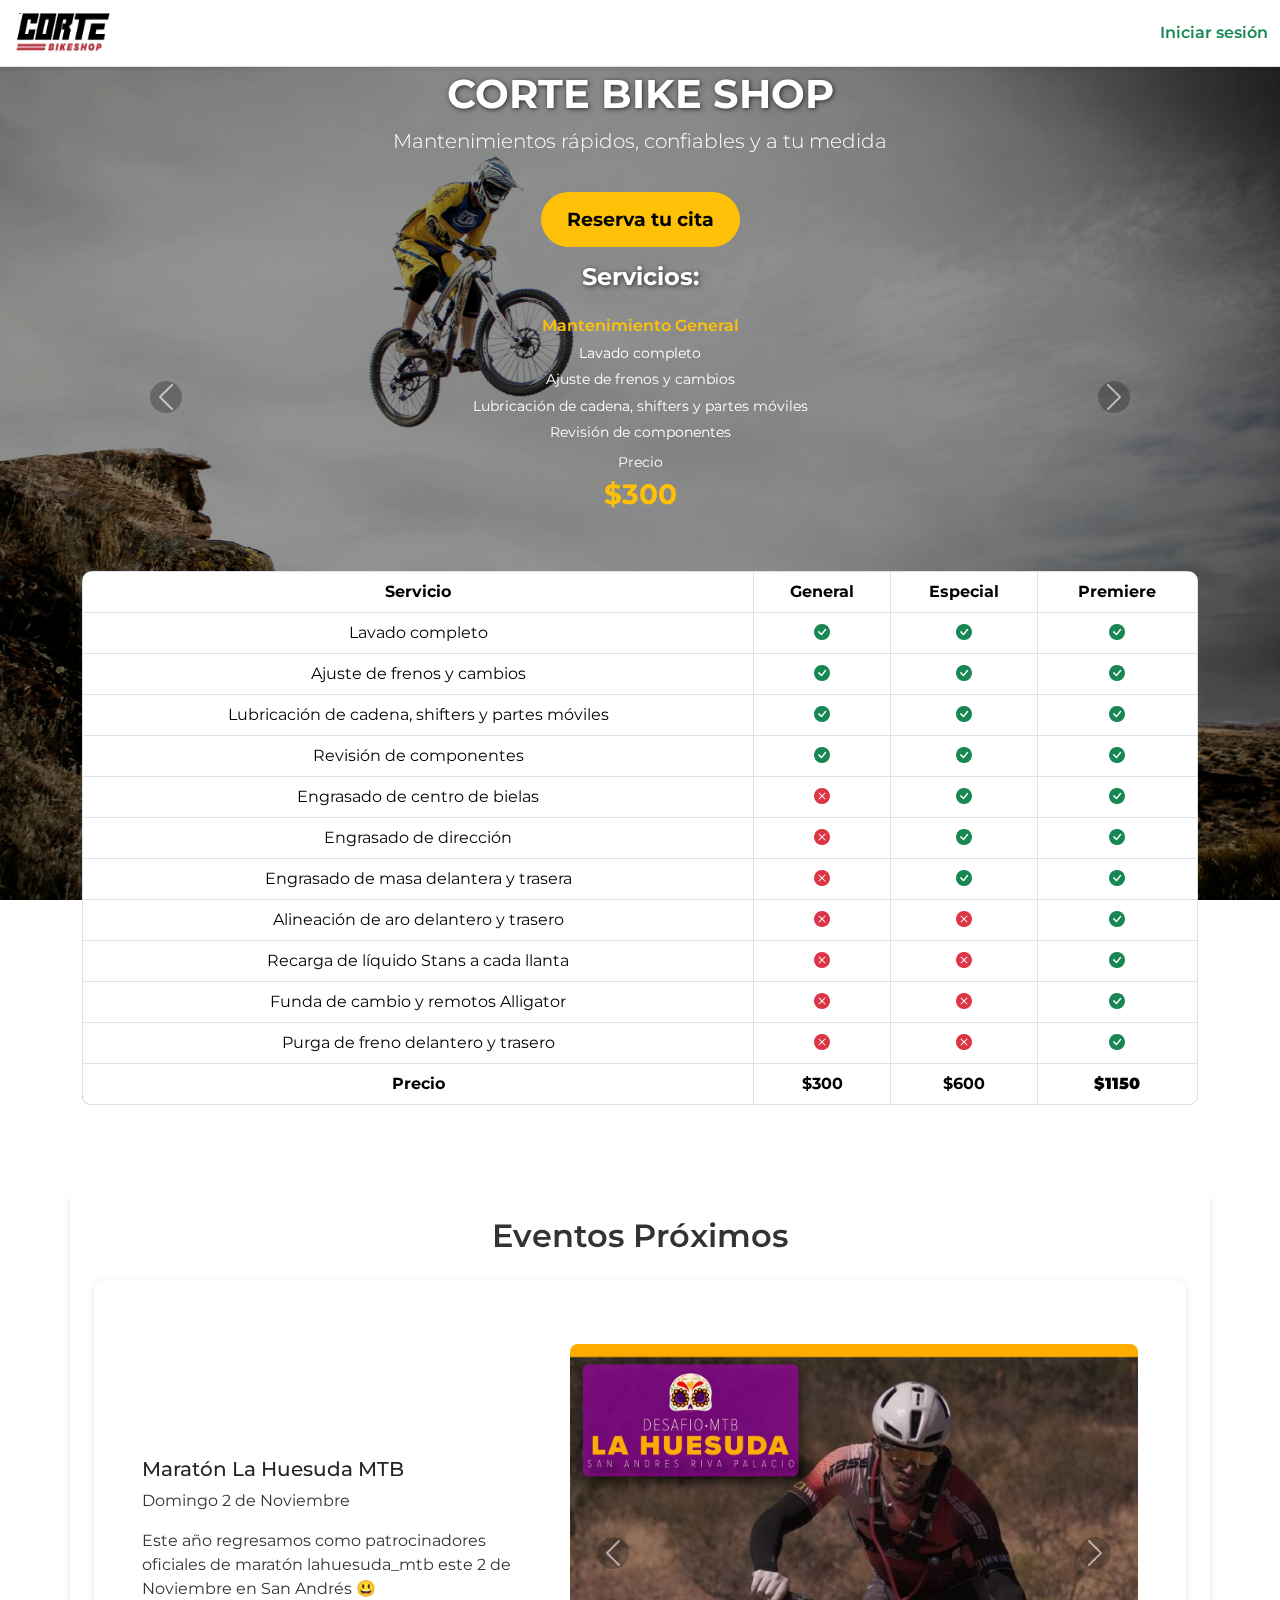
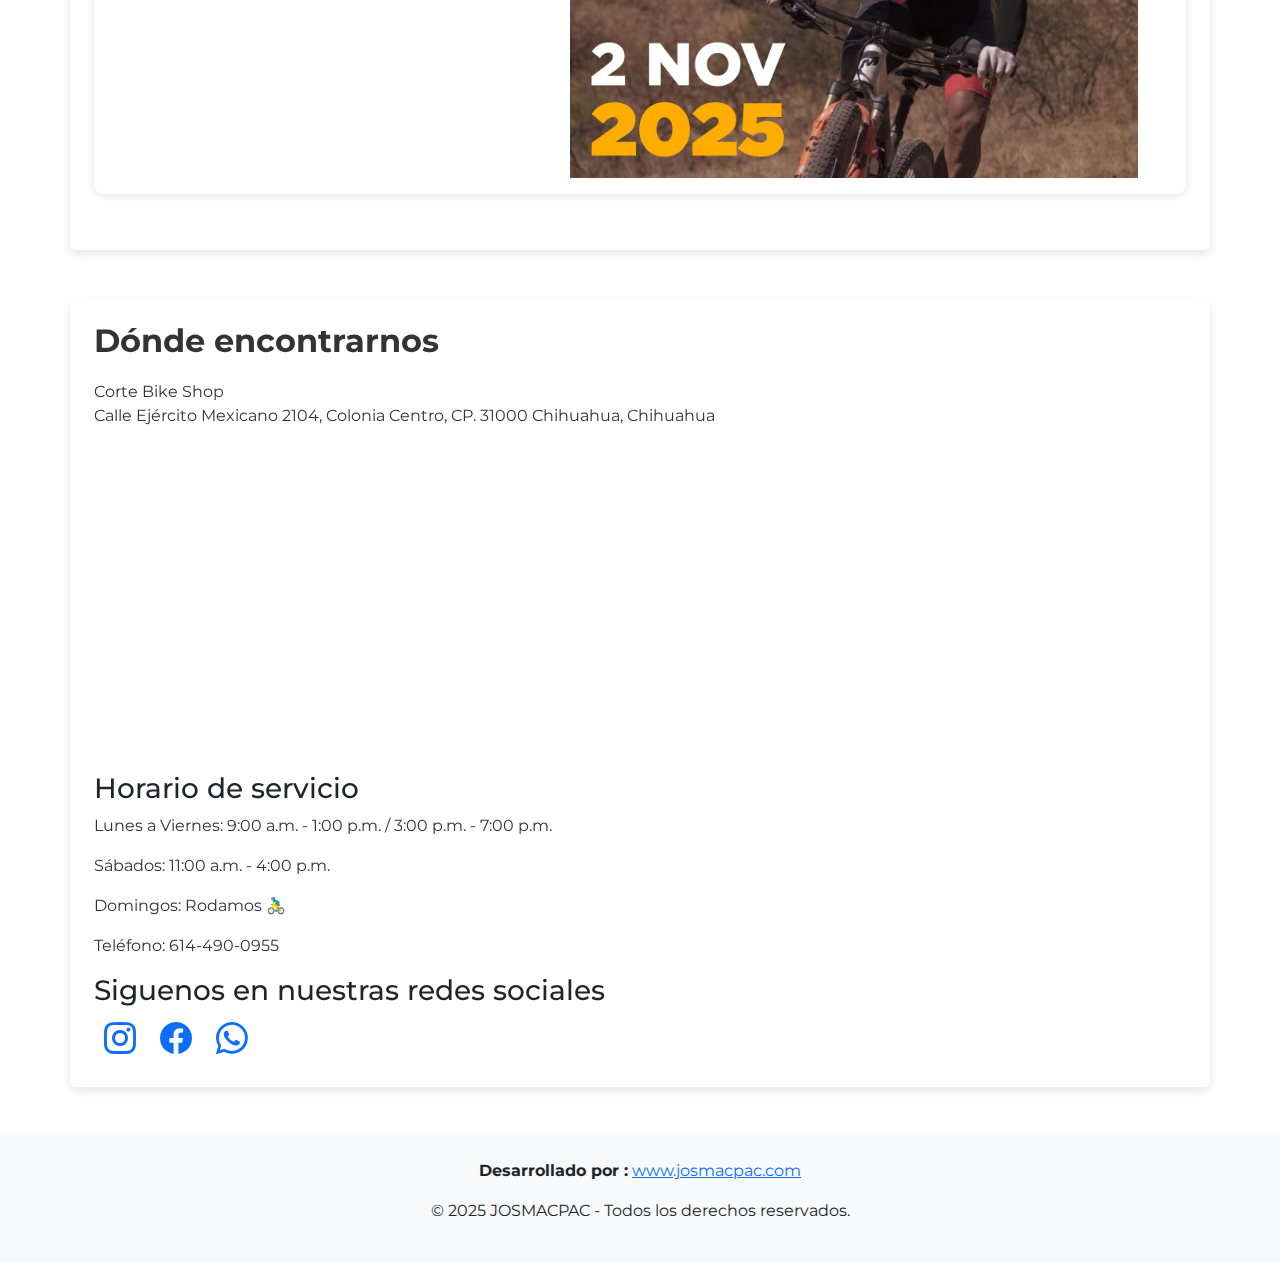
<file: usuarios.html>
<!DOCTYPE html>
<html lang="es">
<head>
  <meta charset="UTF-8">
  <title>Usuarios</title>
  <meta name="viewport" content="width=device-width, initial-scale=1">

  <!-- Bootstrap & Icons -->
  <link href="https://cdn.jsdelivr.net/npm/bootstrap@5.3.3/dist/css/bootstrap.min.css" rel="stylesheet">
  <link href="https://cdn.jsdelivr.net/npm/bootstrap-icons@1.10.5/font/bootstrap-icons.css" rel="stylesheet">

  <!-- Google Fonts -->
  <link href="https://fonts.googleapis.com/css2?family=Montserrat:wght@400;600;800&display=swap" rel="stylesheet">
<link rel="stylesheet" href="styles_adm.css">
  <script src="scripts/conf.js"></script>
  <script src="scripts/globales.js"></script>
  <script src="scripts/auth.js"></script>
  <script src="scripts/usuarios.js"></script>
  <script src="scripts/cerrar_sesion.js"></script>

</head>
<body class="bg-light">
<script>
  verificarAcceso(["admin"]);
</script>

<!-- NAVBAR -->
<nav class="navbar navbar-expand-lg navbar-light bg-white shadow-sm fixed-top">
  <div class="container-fluid">
    <!-- Logo y nombre -->
    <a class="navbar-brand d-flex align-items-center" href="#">
      <img src="/assets/Picture.png" alt="Logo" class="img-fluid me-2" style="max-height: 50px;">
      <span></span>
    </a>

    <!-- Botón responsive -->
    <button class="navbar-toggler" type="button" data-bs-toggle="collapse" data-bs-target="#navbarTaller">
      <span class="navbar-toggler-icon"></span>
    </button>

    <!-- Menú -->
    <div class="collapse navbar-collapse" id="navbarTaller">
      <ul class="navbar-nav me-auto mb-2 mb-lg-0">
        <li class="nav-item"><a class="nav-link text-secondary active" href="dashboard.html">Dashboard</a></li>
        <li class="nav-item"><a class="nav-link text-secondary" href="reportes.html">Reportes</a></li>
        <li class="nav-item"><a class="nav-link text-secondary" href="conf.html">Configuración</a></li>
        <li class="nav-item"><a class="nav-link text-secondary" href="usuarios.html">Usuarios</a></li>
      </ul>
      <!-- Usuario -->
      <div class="d-flex align-items-center">
        <i class="bi bi-person-circle me-2" style="font-size: 1.5rem; color: #6c757d;"></i>
        <span id="usuario-actual" class="me-3 text-secondary">Admin</span>
                  <a href="#" class="btn btn-sm btn-outline-danger" id="btnCerrarSesion">Cerrar sesión</a>
      </div>
    </div>
  </div>
</nav>

<!-- CONTENIDO -->
<div class="container my-4">
  <div class="card shadow p-4" style="max-width: 1000px; margin: auto;">
    <h4 class="mb-4 text-center">Usuarios Registrados</h4>
    
<!-- Botones -->
<div class="mb-3 d-flex flex-wrap gap-2">
  <a class="btn btn-primary btn-md shadow-sm d-flex align-items-center flex-grow-1 flex-md-grow-0" data-bs-toggle="modal" data-bs-target="#modalNuevoUsuario">
    <i class="bi bi-plus-circle me-2"></i>Agregar Usuario
  </a>
  <a class="btn btn-success btn-md shadow-sm d-flex align-items-center flex-grow-1 flex-md-grow-0" onclick="recargarPagina()">
    <i class="bi bi-arrow-clockwise me-2"></i>Actualizar
  </a>
  <a href="dashboard.html" class="btn btn-danger btn-md shadow-sm d-flex align-items-center flex-grow-1 flex-md-grow-0">
    <i class="bi bi-arrow-left me-2"></i>Regresar
  </a>
</div>




    <!-- Buscador -->
    <div class="mb-3">
      <label for="buscadorUsuarios" class="form-label fw-semibold">Buscar Usuario:</label>
      <input type="text" id="buscadorUsuarios" class="form-control w-50" placeholder="Ej. Juan o 00123">
    </div>

    <!-- Alertas -->
    <div class="mb-3">
      <div id="mensaje-eliminar" class="alert alert-danger d-none w-100"></div>
      <div id="mensaje-exito-eliminar" class="alert alert-success d-none w-100"></div>
    </div>

    <!-- Tabla -->
    <div class="table-responsive">
      <table id="tablaUsuarios" class="table table-striped table-hover align-middle table-sm">
        <thead>
          <tr>
            <th>ID</th>
            <th>Nombre completo</th>
            <th>Email</th>
            <th>Rol</th>
            <th>Acciones</th>
          </tr>
        </thead>
        <tbody id="usuarios-body"></tbody>
      </table>
    </div>
  </div>
</div>

<!-- MODAL EDITAR USUARIO -->
<div class="modal fade" id="modalEditarUsuario" tabindex="-1">
  <div class="modal-dialog">
    <div class="modal-content shadow">
      <form id="form-editar-usuario" class="text-start">
        <div class="modal-header">
          <h5 class="modal-title fw-bold">Editar Usuario</h5>
          <button type="button" class="btn-close" data-bs-dismiss="modal"></button>
        </div>
        <div class="modal-body">
          <div class="mb-2">
            <label class="form-label fw-semibold">Nombre completo</label>
            <input type="text" class="form-control" id="editar-nombre" required>
          </div>
          <div class="mb-2">
            <label class="form-label fw-semibold">Correo electrónico</label>
            <input type="email" class="form-control" id="editar-email" required>
          </div>
          <div class="mb-2">
            <label class="form-label fw-semibold">Domicilio</label>
            <input type="text" class="form-control" id="editar-domicilio" required>
          </div>
          <div class="mb-2">
            <label class="form-label fw-semibold">Teléfono</label>
            <input type="tel" class="form-control" id="editar-telefono" maxlength="10" minlength="10" required>
          </div>
          <div class="mb-2">
            <label class="form-label fw-semibold">Cambiar Contraseña</label>
            <input type="password" class="form-control" id="editar-contrasena">
          </div>
          <div class="mb-2">
            <label class="form-label fw-semibold">Confirmar contraseña</label>
            <input type="password" class="form-control" id="editar-contrasena_conf">
          </div>
          <div class="mb-2">
            <label class="form-label fw-semibold">Rol</label>
            <select class="form-select" id="editar-rol" required>
              <option value="" disabled>-- Elige una opción --</option>
              <option value="admin">Administrador</option>
              <option value="cliente">Cliente</option>
            </select>
          </div>
          <div id="mensaje-editar" class="alert alert-danger d-none"></div>
          <div id="mensaje-exito-editar" class="alert alert-success d-none"></div>
        </div>
        <div class="modal-footer">
          <button id="btn_actualizarUsuario" class="btn btn-primary">Actualizar</button>
          <button type="button" class="btn btn-secondary" data-bs-dismiss="modal">Cancelar</button>
        </div>
      </form>
    </div>
  </div>
</div>

<!-- MODAL NUEVO USUARIO -->
<div class="modal fade" id="modalNuevoUsuario" tabindex="-1">
  <div class="modal-dialog">
    <div class="modal-content shadow">
      <form id="form-nuevo-usuario" class="text-start">
        <div class="modal-header">
          <h5 class="modal-title fw-bold">Agregar Nuevo Usuario</h5>
          <button type="button" class="btn-close" data-bs-dismiss="modal"></button>
        </div>
        <div class="modal-body">
          <div class="mb-2">
            <label class="form-label fw-semibold">Nombre completo</label>
            <input type="text" class="form-control" id="nombre" required>
          </div>
          <div class="mb-2">
            <label class="form-label fw-semibold">Correo electrónico</label>
            <input type="email" class="form-control" id="email" required>
          </div>
          <div class="mb-2">
            <label class="form-label fw-semibold">Domicilio</label>
            <input type="text" class="form-control" id="domicilio" required>
          </div>
          <div class="mb-2">
            <label class="form-label fw-semibold">Teléfono</label>
            <input type="tel" class="form-control" id="telefono" maxlength="10" minlength="10" required>
          </div>
          <div class="mb-2">
            <label class="form-label fw-semibold">Contraseña</label>
            <input type="password" class="form-control" id="contrasena" required>
          </div>
          <div class="mb-2">
            <label class="form-label fw-semibold">Confirmar contraseña</label>
            <input type="password" class="form-control" id="contrasena_conf" required>
          </div>
          <div class="mb-2">
            <label class="form-label fw-semibold">Rol</label>
            <select class="form-select" id="rol" required>
              <option value="" disabled selected>-- Elige una opción --</option>
              <option value="admin">Administrador</option>
              <option value="cliente">Cliente</option>
            </select>
          </div>
          <div id="mensaje-nuevo" class="alert alert-danger d-none"></div>
          <div id="mensaje-exito-nuevo" class="alert alert-success d-none"></div>
        </div>
        <div class="modal-footer">
          <button type="submit" class="btn btn-primary">Guardar</button>
          <button type="button" class="btn btn-secondary" data-bs-dismiss="modal">Cancelar</button>
        </div>
      </form>
    </div>
  </div>
</div>

<!-- MODAL: Confirmar eliminar usuario -->
<div class="modal fade" id="modalConfirmarEliminar" tabindex="-1" aria-hidden="true">
  <div class="modal-dialog">
    <div class="modal-content">
      
      <div class="modal-header">
        <h5 class="modal-title">Confirmar Eliminar Usuario</h5>
        <button type="button" class="btn-close" data-bs-dismiss="modal" aria-label="Cerrar"></button>
      </div>
      
      <div class="modal-body">
        ¿Seguro que deseas elimianr este usuario?
      </div>
      
      <div class="modal-footer">
        <button type="button" class="btn btn-secondary" data-bs-dismiss="modal">No</button>
        <button type="button" id="btnConfirmarEliminar" class="btn btn-danger">Sí, cancelar</button>
      </div>
      
    </div>
  </div>
</div>
<!-- Spinner global -->
<div id="spinner" 
     class="d-none position-fixed top-0 start-0 w-100 h-100 d-flex justify-content-center align-items-center bg-dark bg-opacity-50" 
     style="z-index: 2000;">
  <div class="spinner-border text-light" role="status" style="width: 4rem; height: 4rem;">
    <span class="visually-hidden">Cargando...</span>
  </div>
</div>

<script>
  function recargarPagina(){ location.reload(); }
</script>
<script src="https://cdn.jsdelivr.net/npm/bootstrap@5.3.3/dist/js/bootstrap.bundle.min.js"></script>
</body>
</html>
</file>
<file: styles.css>
/* ====== Estilos Globales ====== */
body { 
  padding-top: 70px; 
  margin: 0; 
  font-family: 'Montserrat', sans-serif; 
}

/* ====== Cards ====== */
.card-header { 
  font-weight: 600; 
}

.login-card { 
  background: rgba(255,255,255,0.75); /* más opaco para legibilidad */
  border-radius: 1rem; 
  padding: 2rem; 
  position: relative;
  z-index: 1;
}

.form-section { 
  background: rgba(255,255,255,0.95); 
  border-radius: 1rem; 
  padding: 1.5rem; 
  margin-bottom: 1.5rem; 
  position: relative;
  z-index: 1;
}

/* ====== Hero Section ====== */
.bg-parallax {
  position: fixed; 
  top: 0; 
  left: 0; 
  width: 100%; 
  height: 100%;
  background: url("assets/bike3.jpg") no-repeat center center/cover; 
  z-index: -1;
}

.overlay { 
  position: fixed; 
  top: 0; 
  left: 0; 
  width: 100%; 
  height: 100%; 
  background: rgba(0,0,0,0.4); /* ligeramente más claro */
  z-index: -1; 
}

.hero { 
  min-height: 90vh; 
  display: flex; 
  align-items: center; 
  font-family: 'Montserrat', sans-serif; 
  position: relative;
  z-index: 1;
}

.hero h1 { 
  font-weight: 800; 
  font-size: 2.5rem; 
  text-transform: uppercase; 
  color: #fff; 
  text-shadow: 1px 1px 5px rgba(0,0,0,0.7); 
}

.hero h2 { 
  font-weight: 400; 
  font-size: 1.5rem; 
  color: #fff; 
  text-shadow: 1px 1px 5px rgba(0,0,0,0.7); 
}

.hero h3 { 
  color: #fff; 
  text-shadow: 1px 1px 5px rgba(0,0,0,0.5); 
}

.hero .highlight { 
  background: #FFD600; 
  color: #000; 
  padding: 0 8px; 
  border-radius: 4px; 
}

/* ====== Botones ====== */
.btn-primary { 
  background-color: #FFD600; 
  border: none; 
  color: #000; 
  font-weight: 600; 
}

.btn-primary:hover { 
  background-color: #e6c200; 
}

/* ====== Footer ====== */
.footer { 
  background: #fff; 
  text-align: center; 
  padding: 2rem 1rem; 
  position: relative;
  z-index: 1;
}

/* ====== Imagen Bici ====== */
.bike-img {
  max-width: 100%;
  max-height: 600px;
  object-fit: contain;
  border-radius: 10px;
  box-shadow: 0 4px 10px rgba(0,0,0,0);
  margin: 0 auto;
  display: block;
}

@media (max-width: 768px) {
  .bike-img {
    max-height: 250px;
  }
}

/* ====== Bici Cards ====== */
.bici-card {
  border: 1px solid #ddd;
  border-radius: 8px;
  overflow: hidden;
  transition: all 0.3s ease;
  cursor: pointer;
  position: relative;
  z-index: 1;
}

.bici-header {
  background: #0d6efd;
  color: white;
  padding: 12px;
  font-weight: bold;
}

.bici-card.activa .bici-detalles {
  display: block;
}

.bici-detalles {
  overflow: hidden;
  transition: height 0.3s ease;
}

.bici-detalles p {
  font-size: 0.7rem;
  font-weight: 300;
  margin: 2px 0;
}

/* ====== Secciones Domicilio, Eventos y Redes ====== */
#ubicacion, #eventos, #redes {
  background-color: rgba(255, 255, 255, 0.75); /* más opaco para legibilidad */
  padding: 40px 20px;
  border-radius: 8px;
  box-shadow: 0 4px 10px rgba(0,0,0,0.1);
  margin-bottom: 40px;
  position: relative;
  z-index: 1;
}

#ubicacion h2, #eventos h2, #redes h2 {
  font-weight: 700;
  margin-bottom: 20px;
  color: #333;
}

#ubicacion p, #eventos p {
  color: #333;
  font-size: 1rem;
  line-height: 1.5;
}

/* Contenedor de mapa */
#mapa {
  width: 100%;
  height: 300px;
  border-radius: 8px;
  overflow: hidden;
  margin-top: 20px;
}

/* ====== Eventos Slide ====== */
/* Contenedor del evento */
.event-card {
  margin-bottom: 2rem;
  box-shadow: 0 2px 8px rgba(0,0,0,0.1);
  border-radius: 10px;
  overflow: hidden;
  background-color: #fff;
  padding: 2rem;
}

/* Información del evento (izquierda) */
.event-info {
  padding: 1rem;
  text-align: left;
}

/* Carousel y sus imágenes (derecha) */
.event-carousel {
  padding: 1rem;
  max-height: 450px; /* Aumentamos altura para que la imagen se vea grande */
}

.event-img {
  width: 100%;
  height: 100%;      /* ocupa todo el contenedor */
  object-fit: contain; /* mantiene toda la imagen visible */
  border-radius: 8px;
  background-color: #f0f0f0;
}


/* Carousel limitado en altura */
.carousel-inner {
  max-height: 450px;
  overflow: hidden;
}

/* Título sección */
#eventos h2 {
  text-align: center;
  font-weight: 600;
  margin-bottom: 2rem;
}

/* Responsivo: en móviles se apilen verticalmente */
@media (max-width: 768px) {
  .event-card {
    flex-direction: column;
  }
  .event-info, .event-carousel {
    max-width: 100%;
  }
}

/* Tabla comparativa */
.table {
  background-color: rgba(0,0,0,0.5);
  border-radius: 10px;
  overflow: hidden;
}
.table th, .table td {
  text-align: center;
  vertical-align: middle;
  font-size: 1rem;
}
.table-premiere {
  background-color: rgba(255, 215, 0, 0.2);
  font-weight: bold;
}

/* Botón reserva */
.hero .btn {
  margin-top: 20px;
  border-radius: 30px;
  padding: 12px 25px;
  font-size: 1.2rem;
}

/* Hover redes sociales (si las usas en footer o sección extra) */
.redes-icons a {
  font-size: 2rem;
  margin: 0 10px;
  transition: color 0.3s ease;
}
.redes-icons a:hover .bi-instagram { color: #E1306C; }
.redes-icons a:hover .bi-facebook { color: #1877F2; }
.redes-icons a:hover .bi-whatsapp { color: #25D366; }

.table {
  background-color: rgba(0,0,0,0.7) !important;
}

.hero .btn {
  transition: transform 0.2s ease, box-shadow 0.2s ease;
}
.hero .btn:hover {
  transform: scale(1.05);
  box-shadow: 0 4px 15px rgba(0,0,0,0.3);
}

/* Cards de servicios móviles */


.mobile-service-card h6 {
  font-weight: 600;
  margin-bottom: 0.5rem;
}

.mobile-service-card p {
  margin-bottom: 0.3rem;
  font-size: 0.9rem;
}

/* Carousel ajustes */
.carousel-inner {
  padding: 1rem 0;
}

.carousel-control-prev-icon,
.carousel-control-next-icon {
  background-color: rgba(0,0,0,0.5);
  border-radius: 50%;
}
.mobile-service-card ul {
  padding-left: 0;       /* quitar la sangría */
  margin-bottom: 0.5rem;
  list-style: none;      /* quita los puntos */
}

.mobile-service-card ul li {
  font-size: 0.9rem;
  margin-bottom: 0.3rem;
}
</file>
<file: styles_adm.css>
body { 
      padding-top: 70px; 
      font-family: 'Montserrat', sans-serif;
      background-color: #f8f9fa;
    }
    .status span {
  display: inline-block;
  background: #ffcc00;
  color: #333;
  font-weight: bold;
  padding: 6px 12px;
  border-radius: 8px;
  font-size: 16px;
}

    .navbar-brand span { font-weight: 600; color: #6c757d; }
    .btn-primary { background-color:#FFD600; border:none; color:#000; font-weight:600; }
    .btn-primary:hover { background-color:#e6c200; }
    .btn-success { font-weight:600; }
    .card-header { font-weight:600; }
    .table thead { background-color:#f1f1f1; font-weight:600; }
    .modal-header { background:#f8f9fa; }

@media (max-width: 576px) {
  #tablaUsuarios th, #tablaUsuarios td {
    font-size: 0.85rem;
    padding: 0.3rem 0.5rem;
  }
}

.badge-custom {
  font-size: 0.9rem;
  font-weight: 500;
  font-family: Arial, sans-serif;
  padding: 0.4em 0.8em;
  border-radius: 0.5rem;
}
</file>
